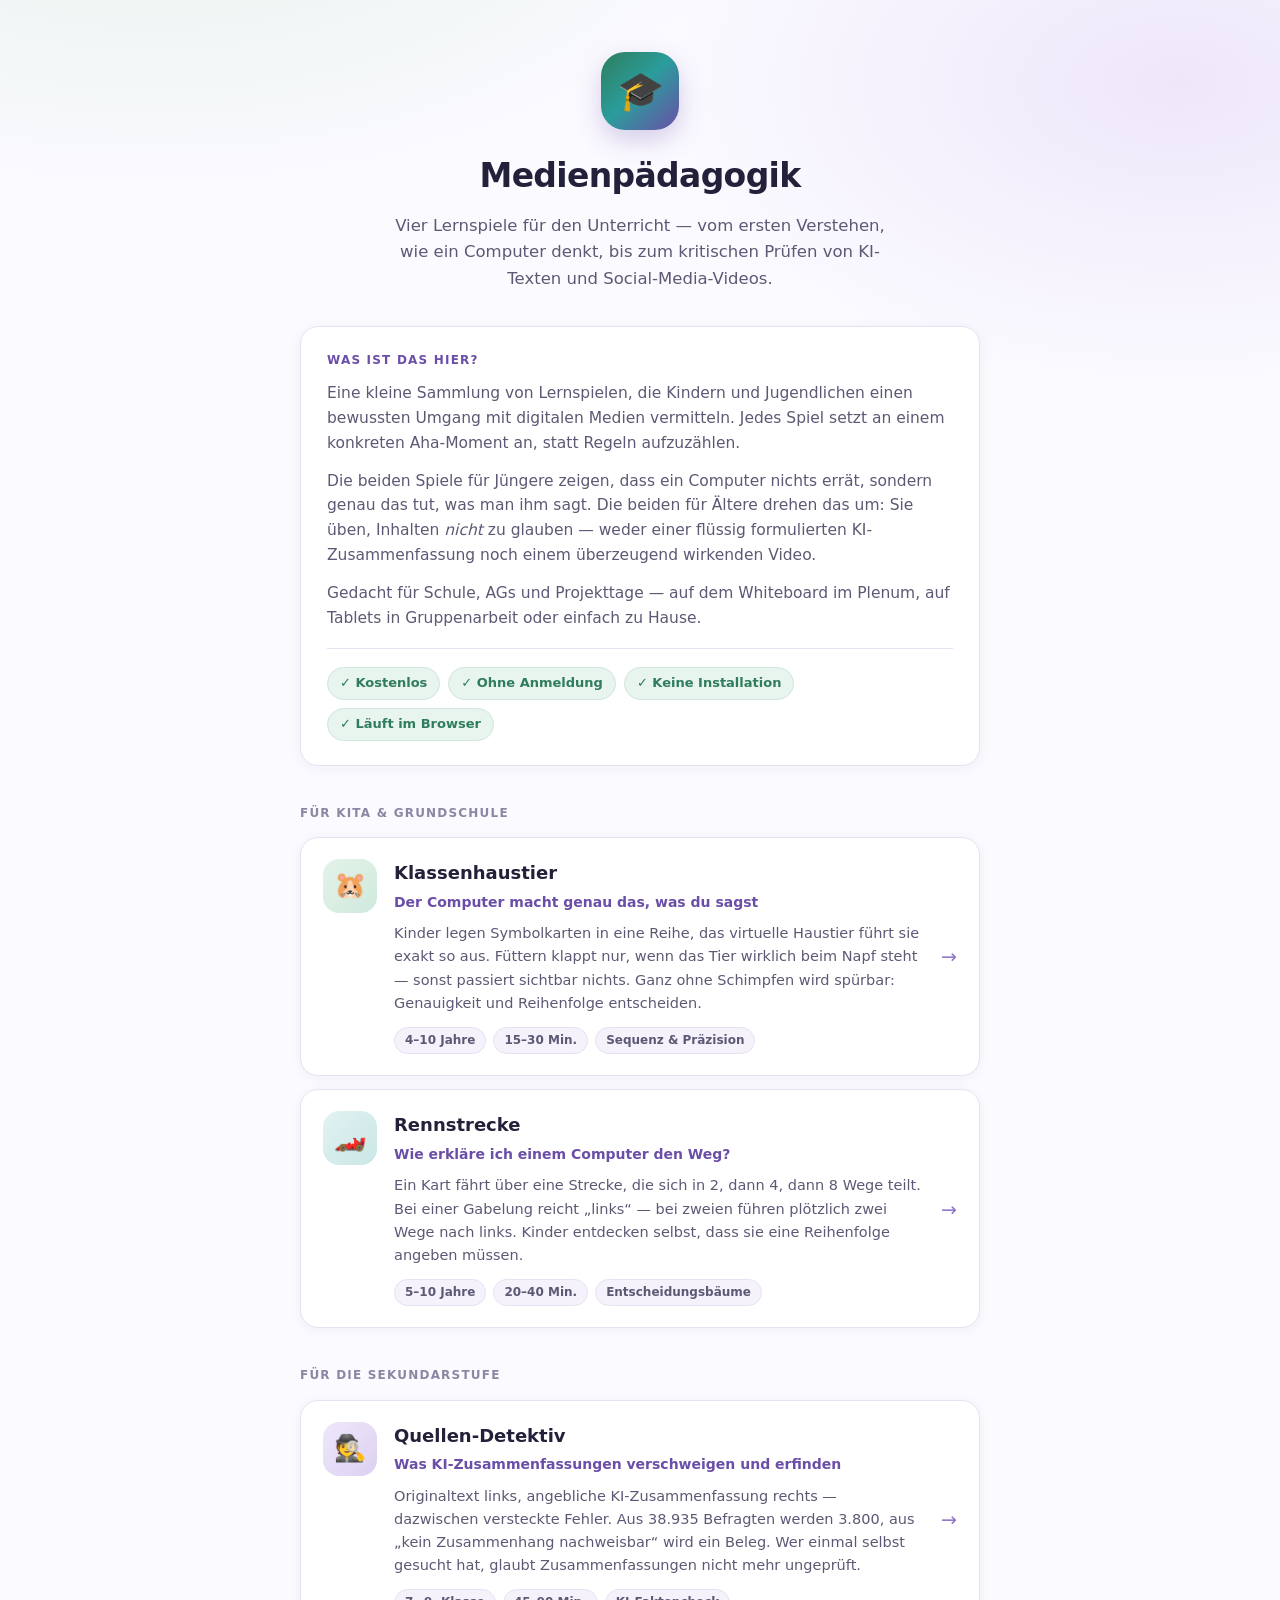
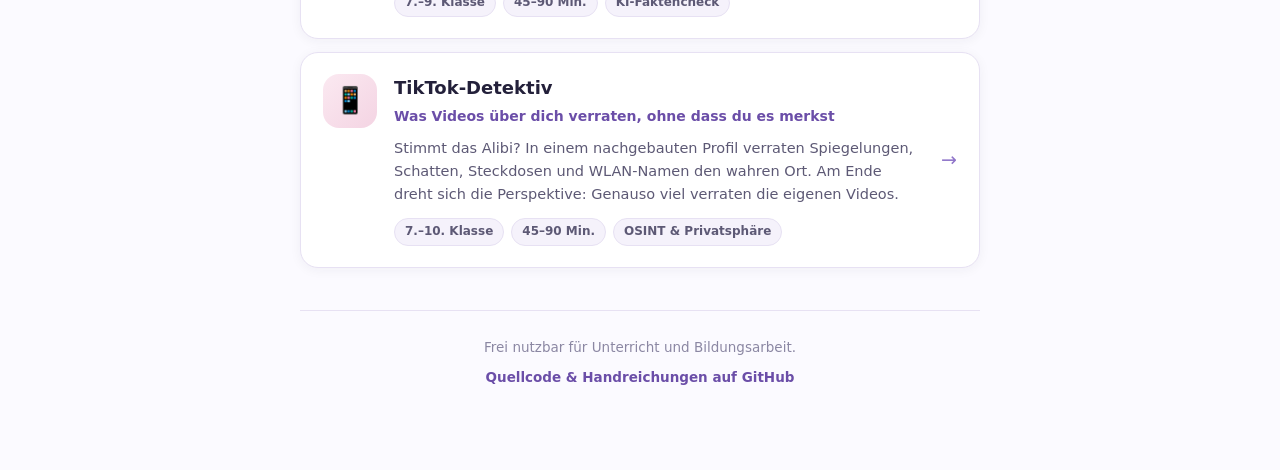
<file: index.html>
<!DOCTYPE html>
<html lang="de">
<head>
<meta charset="UTF-8">
<meta name="viewport" content="width=device-width, initial-scale=1">
<title>Medienpädagogik — Lernspiele für den Unterricht</title>
<meta name="description" content="Vier kostenlose Lernspiele für den Unterricht: von den ersten Schritten im Computerdenken bis zum Faktencheck von KI-Texten und Social-Media-Videos. Ohne Anmeldung, direkt im Browser.">

<meta property="og:type" content="website">
<meta property="og:title" content="Medienpädagogik — Lernspiele für den Unterricht">
<meta property="og:description" content="Vier kostenlose Lernspiele: Computerdenken, KI-Faktencheck und digitale Spurensuche. Ohne Anmeldung, direkt im Browser.">
<meta property="og:url" content="https://dariusbaktus.github.io/medienpaedagogik/">
<meta name="twitter:card" content="summary">
<link rel="icon" href="data:image/svg+xml,<svg xmlns='http://www.w3.org/2000/svg' viewBox='0 0 100 100'><text y='.9em' font-size='90'>🎓</text></svg>">

<style>
  :root {
    --gruen: #2f7d5d;
    --gruen-hell: #47a67d;
    --lila: #6b4ea8;
    --lila-hell: #8f74c9;
    --teal: #2a9d9c;
    --gelb: #e0ad3c;
    --beere: #b5527f;
    --tinte: #23203a;
    --grau: #5d5975;
    --grau-hell: #8b87a3;
    --papier: #ffffff;
    --sanft: #f5f2fb;
    --rand: #e7e1f3;
  }

  * { box-sizing: border-box; }

  body {
    margin: 0;
    font-family: system-ui, -apple-system, "Segoe UI", Roboto, "Helvetica Neue", sans-serif;
    color: var(--tinte);
    background:
      radial-gradient(1100px 620px at 12% -8%, #e4f2ea 0%, transparent 58%),
      radial-gradient(950px 560px at 92% 4%, #eee7fa 0%, transparent 55%),
      #fbfaff;
    line-height: 1.6;
    -webkit-font-smoothing: antialiased;
  }

  .huelle { max-width: 720px; margin: 0 auto; padding: 52px 20px 72px; }

  /* ---------- Kopf ---------- */
  header { text-align: center; margin-bottom: 34px; }

  .abzeichen {
    width: 78px; height: 78px; margin: 0 auto 20px;
    display: flex; align-items: center; justify-content: center;
    font-size: 38px; border-radius: 24px;
    background: linear-gradient(135deg, var(--gruen) 0%, var(--teal) 48%, var(--lila) 100%);
    box-shadow: 0 10px 26px rgba(107, 78, 168, .26);
  }

  h1 { margin: 0 0 10px; font-size: 33px; font-weight: 700; letter-spacing: -.02em; }

  .unterzeile {
    margin: 0 auto; max-width: 520px; font-size: 16.5px; color: var(--grau);
  }

  /* ---------- Erklärkasten ---------- */
  .erklaerung {
    background: var(--papier);
    border: 1px solid var(--rand);
    border-radius: 18px;
    padding: 24px 26px;
    margin: 30px 0 14px;
    box-shadow: 0 2px 14px rgba(35, 32, 58, .05);
  }

  .erklaerung h2 {
    margin: 0 0 11px; font-size: 12px; font-weight: 700;
    letter-spacing: .1em; text-transform: uppercase; color: var(--lila);
  }

  .erklaerung p { margin: 0 0 13px; font-size: 15.5px; color: var(--grau); }
  .erklaerung p:last-of-type { margin-bottom: 0; }

  .merkmale {
    display: flex; flex-wrap: wrap; gap: 8px;
    margin-top: 18px; padding-top: 18px; border-top: 1px solid var(--rand);
  }

  .merkmale span {
    font-size: 13px; font-weight: 600; color: var(--gruen);
    background: #e8f4ee; border: 1px solid #cfe7dc;
    padding: 5px 12px; border-radius: 999px;
  }

  /* ---------- Abschnittstitel ---------- */
  .abschnitt {
    margin: 38px 0 14px; font-size: 12px; font-weight: 700;
    letter-spacing: .1em; text-transform: uppercase; color: var(--grau-hell);
  }

  /* ---------- Spielkarten ---------- */
  .spiel {
    display: flex; gap: 17px; align-items: flex-start;
    background: var(--papier);
    border: 1px solid var(--rand);
    border-radius: 18px;
    padding: 21px 22px;
    margin-bottom: 13px;
    text-decoration: none; color: inherit;
    box-shadow: 0 2px 12px rgba(35, 32, 58, .05);
    transition: transform .2s ease, box-shadow .2s ease, border-color .2s ease;
    position: relative;
  }

  .spiel:hover {
    transform: translateY(-3px);
    box-shadow: 0 12px 30px rgba(35, 32, 58, .12);
    border-color: var(--lila-hell);
  }

  .spiel:focus-visible { outline: 3px solid var(--gelb); outline-offset: 3px; }

  .symbol {
    flex: 0 0 54px; height: 54px;
    display: flex; align-items: center; justify-content: center;
    font-size: 26px; border-radius: 16px;
  }

  .s-haustier   { background: linear-gradient(135deg, #e4f3ea, #cfe9dd); }
  .s-rennen     { background: linear-gradient(135deg, #e2f2f2, #c9e7e6); }
  .s-quellen    { background: linear-gradient(135deg, #eee8fa, #ddd0f2); }
  .s-tiktok     { background: linear-gradient(135deg, #fbe9f1, #f4d4e3); }

  .inhalt { flex: 1; min-width: 0; }

  .inhalt h3 { margin: 0 0 3px; font-size: 18px; font-weight: 700; }

  .kurz { margin: 0 0 9px; font-size: 14px; font-weight: 600; color: var(--lila); }

  .inhalt p.text { margin: 0 0 12px; font-size: 14.5px; color: var(--grau); }

  .marken { display: flex; flex-wrap: wrap; gap: 7px; }

  .marken span {
    font-size: 12px; font-weight: 600; color: var(--grau);
    background: var(--sanft); border: 1px solid var(--rand);
    padding: 3px 10px; border-radius: 999px;
  }

  .pfeil { flex: 0 0 auto; align-self: center; font-size: 19px; color: var(--lila-hell); }

  /* ---------- Fuß ---------- */
  footer {
    margin-top: 42px; padding-top: 26px;
    border-top: 1px solid var(--rand);
    text-align: center; font-size: 13.5px; color: var(--grau-hell);
  }

  footer p { margin: 0 0 9px; }
  footer a { color: var(--lila); font-weight: 600; text-decoration: none; }
  footer a:hover { text-decoration: underline; }

  @media (max-width: 560px) {
    .huelle { padding: 38px 15px 56px; }
    h1 { font-size: 27px; }
    .spiel { padding: 18px; gap: 14px; }
    .symbol { flex-basis: 46px; height: 46px; font-size: 22px; }
    .pfeil { display: none; }
    .erklaerung { padding: 20px; }
  }

  @media (prefers-reduced-motion: reduce) {
    .spiel { transition: none; }
    .spiel:hover { transform: none; }
  }
</style>
</head>
<body>

<div class="huelle">

  <header>
    <div class="abzeichen" aria-hidden="true">🎓</div>
    <h1>Medienpädagogik</h1>
    <p class="unterzeile">
      Vier Lernspiele für den Unterricht — vom ersten Verstehen, wie ein Computer denkt,
      bis zum kritischen Prüfen von KI-Texten und Social-Media-Videos.
    </p>
  </header>

  <section class="erklaerung">
    <h2>Was ist das hier?</h2>
    <p>
      Eine kleine Sammlung von Lernspielen, die Kindern und Jugendlichen einen bewussten
      Umgang mit digitalen Medien vermitteln. Jedes Spiel setzt an einem konkreten
      Aha-Moment an, statt Regeln aufzuzählen.
    </p>
    <p>
      Die beiden Spiele für Jüngere zeigen, dass ein Computer nichts errät, sondern
      genau das tut, was man ihm sagt. Die beiden für Ältere drehen das um: Sie üben,
      Inhalten <em>nicht</em> zu glauben — weder einer flüssig formulierten
      KI-Zusammenfassung noch einem überzeugend wirkenden Video.
    </p>
    <p>
      Gedacht für Schule, AGs und Projekttage — auf dem Whiteboard im Plenum,
      auf Tablets in Gruppenarbeit oder einfach zu Hause.
    </p>
    <div class="merkmale">
      <span>✓ Kostenlos</span>
      <span>✓ Ohne Anmeldung</span>
      <span>✓ Keine Installation</span>
      <span>✓ Läuft im Browser</span>
    </div>
  </section>

  <p class="abschnitt">Für Kita &amp; Grundschule</p>

  <a class="spiel" href="https://dariusbaktus.github.io/klassenhaustier/">
    <div class="symbol s-haustier" aria-hidden="true">🐹</div>
    <div class="inhalt">
      <h3>Klassenhaustier</h3>
      <p class="kurz">Der Computer macht genau das, was du sagst</p>
      <p class="text">
        Kinder legen Symbolkarten in eine Reihe, das virtuelle Haustier führt sie exakt so aus.
        Füttern klappt nur, wenn das Tier wirklich beim Napf steht — sonst passiert sichtbar
        nichts. Ganz ohne Schimpfen wird spürbar: Genauigkeit und Reihenfolge entscheiden.
      </p>
      <div class="marken"><span>4–10 Jahre</span><span>15–30 Min.</span><span>Sequenz &amp; Präzision</span></div>
    </div>
    <div class="pfeil" aria-hidden="true">→</div>
  </a>

  <a class="spiel" href="Rennstrecke/">
    <div class="symbol s-rennen" aria-hidden="true">🏎️</div>
    <div class="inhalt">
      <h3>Rennstrecke</h3>
      <p class="kurz">Wie erkläre ich einem Computer den Weg?</p>
      <p class="text">
        Ein Kart fährt über eine Strecke, die sich in 2, dann 4, dann 8 Wege teilt. Bei einer
        Gabelung reicht „links“ — bei zweien führen plötzlich zwei Wege nach links. Kinder
        entdecken selbst, dass sie eine Reihenfolge angeben müssen.
      </p>
      <div class="marken"><span>5–10 Jahre</span><span>20–40 Min.</span><span>Entscheidungsbäume</span></div>
    </div>
    <div class="pfeil" aria-hidden="true">→</div>
  </a>

  <p class="abschnitt">Für die Sekundarstufe</p>

  <a class="spiel" href="quellen-detektiv/">
    <div class="symbol s-quellen" aria-hidden="true">🕵️</div>
    <div class="inhalt">
      <h3>Quellen-Detektiv</h3>
      <p class="kurz">Was KI-Zusammenfassungen verschweigen und erfinden</p>
      <p class="text">
        Originaltext links, angebliche KI-Zusammenfassung rechts — dazwischen versteckte Fehler.
        Aus 38.935 Befragten werden 3.800, aus „kein Zusammenhang nachweisbar“ wird ein Beleg.
        Wer einmal selbst gesucht hat, glaubt Zusammenfassungen nicht mehr ungeprüft.
      </p>
      <div class="marken"><span>7.–9. Klasse</span><span>45–90 Min.</span><span>KI-Faktencheck</span></div>
    </div>
    <div class="pfeil" aria-hidden="true">→</div>
  </a>

  <a class="spiel" href="tiktok-detektiv/">
    <div class="symbol s-tiktok" aria-hidden="true">📱</div>
    <div class="inhalt">
      <h3>TikTok-Detektiv</h3>
      <p class="kurz">Was Videos über dich verraten, ohne dass du es merkst</p>
      <p class="text">
        Stimmt das Alibi? In einem nachgebauten Profil verraten Spiegelungen, Schatten,
        Steckdosen und WLAN-Namen den wahren Ort. Am Ende dreht sich die Perspektive:
        Genauso viel verraten die eigenen Videos.
      </p>
      <div class="marken"><span>7.–10. Klasse</span><span>45–90 Min.</span><span>OSINT &amp; Privatsphäre</span></div>
    </div>
    <div class="pfeil" aria-hidden="true">→</div>
  </a>

  <footer>
    <p>Frei nutzbar für Unterricht und Bildungsarbeit.</p>
    <p><a href="https://github.com/Dariusbaktus/medienpaedagogik">Quellcode &amp; Handreichungen auf GitHub</a></p>
  </footer>

</div>

</body>
</html>
</file>
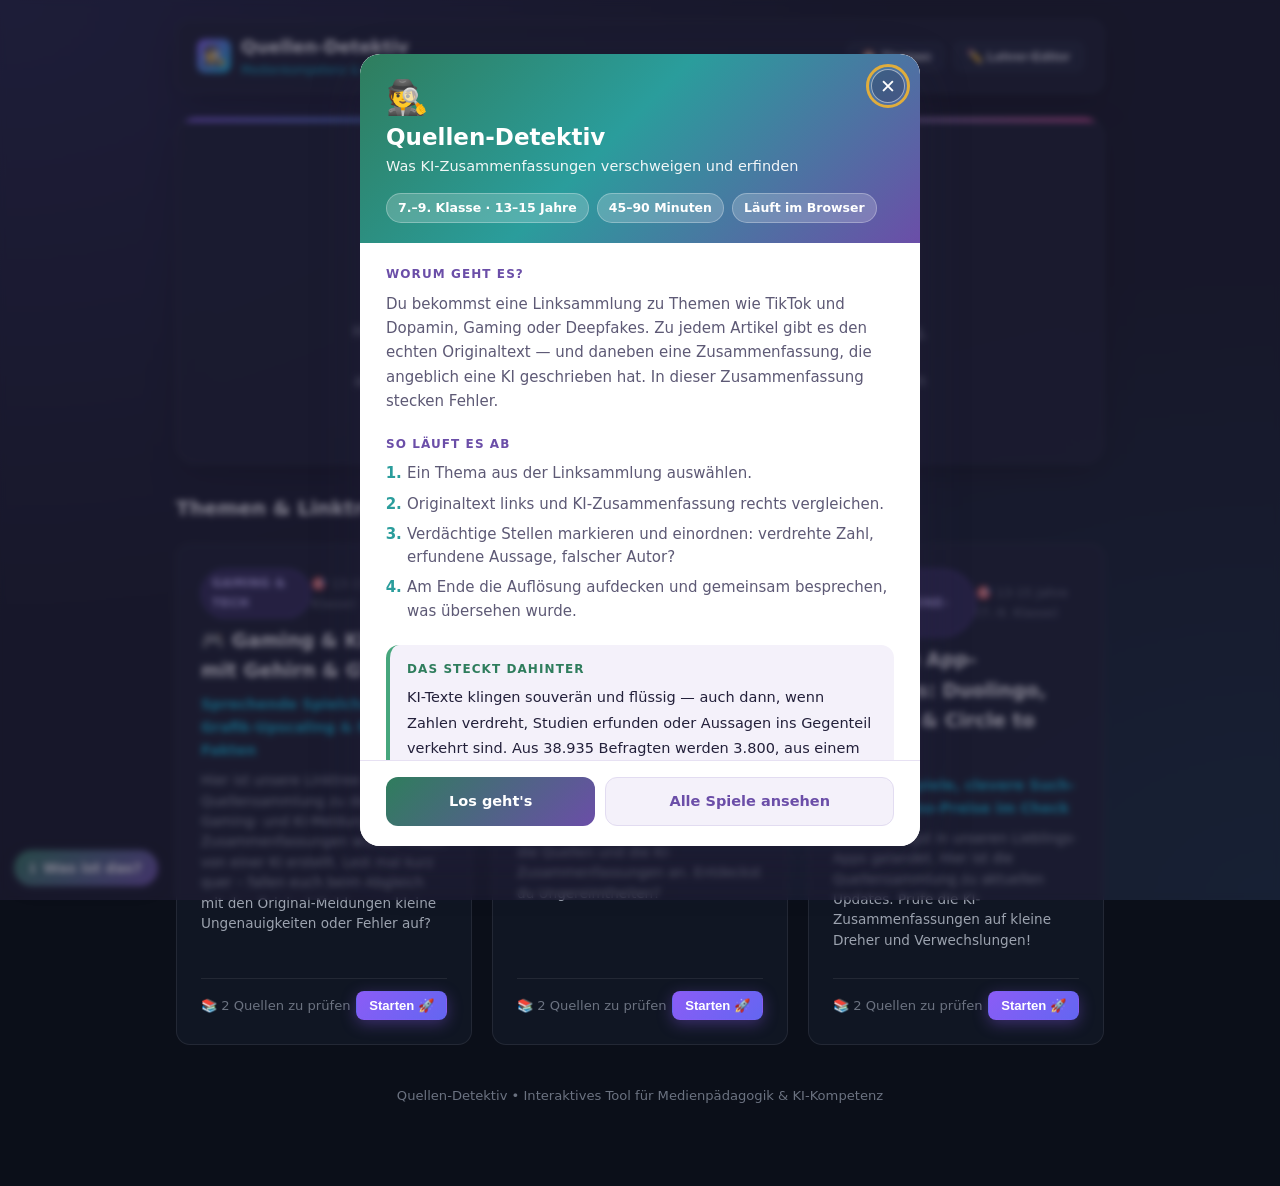
<file: quellen-detektiv/index.html>
<!DOCTYPE html>
<html lang="de">
<head>
  <meta charset="UTF-8">
  <meta name="viewport" content="width=device-width, initial-scale=1.0">
  <title>KI-Quellen-Detektiv & FactCheck Linktree</title>
  <link rel="stylesheet" href="css/style.css">
</head>
<body>

  <div class="app-container">
    <!-- Top Navigation -->
    <header class="top-navbar">
      <div class="brand-badge" id="nav-brand" title="Zurück zur Themenauswahl">
        <div class="icon-logo">🕵️‍♂️</div>
        <div>
          <span>Quellen-Detektiv</span>
          <span style="font-size: 0.72rem; display: block; color: var(--accent-cyan); font-weight: 500;">Medienkompetenz & KI-Check</span>
        </div>
      </div>

      <nav class="nav-actions">
        <button class="btn btn-secondary btn-sm" id="btn-nav-home">🏠 Themen</button>
        <button class="btn btn-secondary btn-sm" id="btn-nav-editor">✏️ Lehrer-Editor</button>
        <button class="btn btn-primary btn-sm" id="btn-nav-report" style="display: none;">📋 Auswertung (<span id="nav-findings-count">0</span>)</button>
      </nav>
    </header>

    <!-- SECTION 1: THEMENAUSWAHL (HOME) -->
    <main id="view-home" class="view-section active">
      <div class="linktree-card">
        <div class="linktree-avatar">🔗</div>
        <h1 class="linktree-title">Trending Tech, Gaming & AI-News</h1>
        <p class="linktree-subtitle">Digitale Quellensammlung für den Unterricht (7.–9. Klasse)</p>
        <p class="linktree-desc">
          Hier findest du aktuelle News-Artikel und Linktrees zu Themen wie Gaming, Video-KIs und Smartphone-Apps.
          Die Kurzzusammenfassungen wurden automatisch von einer KI erstellt. Schau mal rein – vielleicht fallen dir beim Überfliegen der Originaltexte ja noch kleine Ungenauigkeiten auf!
        </p>
      </div>

      <h2 style="font-size: 1.25rem; font-weight: 700; margin-bottom: 12px; color: #fff;">Themen & Linktree-Kollektionen:</h2>
      <div class="scenario-grid" id="scenario-list">
        <!-- Dynamically rendered scenarios -->
      </div>
    </main>

    <!-- SECTION 2: LINKTREE VIEW (SCHÜLER-HAUPTANSICHT) -->
    <section id="view-linktree" class="view-section">
      <div class="linktree-card" id="current-scenario-header">
        <div class="linktree-avatar" id="scenario-avatar">📱</div>
        <div class="badge badge-purple" id="scenario-category-badge" style="margin-bottom: 10px;">Kategorie</div>
        <h1 class="linktree-title" id="scenario-title">Thema Titel</h1>
        <p class="linktree-subtitle" id="scenario-subtitle">Untertitel</p>
        <p class="linktree-desc" id="scenario-desc">Beschreibung</p>

        <div class="detektiv-stats-bar">
          <span>📖 Quellensammlung mit KI-Zusammenfassungen</span>
          <span>•</span>
          <span style="color: var(--accent-amber);">Notierte Auffälligkeiten: <strong id="linktree-total-findings">0</strong></span>
        </div>
      </div>

      <div style="display: flex; justify-content: space-between; align-items: center; margin-bottom: 16px;">
        <h2 style="font-size: 1.15rem; font-weight: 700; color: #fff;">Quellen & News-Links:</h2>
        <button class="btn btn-success" id="btn-finish-challenge">📋 Übersicht & Fakten-Check ansehen</button>
      </div>

      <div class="source-tree" id="source-tree-container">
        <!-- Dynamically rendered source links -->
      </div>
    </section>

    <!-- SECTION 3: REPORT / REFLEXION VIEW -->
    <section id="view-report" class="view-section">
      <div class="report-card">
        <div style="display: flex; justify-content: space-between; align-items: flex-start; gap: 16px; flex-wrap: wrap;">
          <div>
            <div class="badge badge-green" style="margin-bottom: 8px;">Faktencheck Protokoll</div>
            <h1 style="font-size: 1.6rem; font-weight: 800; color: #fff;" id="report-title">Detektiv-Auswertung</h1>
            <p style="color: var(--text-muted);" id="report-subtitle">Ergebnisse deines Quellenabgleichs</p>
          </div>
          <div style="display: flex; gap: 10px;">
            <button class="btn btn-secondary btn-sm" id="btn-print-report" onclick="window.print()">🖨️ Drucken / PDF</button>
            <button class="btn btn-secondary btn-sm" id="btn-back-to-tree">🔙 Zurück zum Linktree</button>
          </div>
        </div>

        <hr style="border: none; border-top: 1px solid var(--border-color); margin: 20px 0;">

        <div style="background: var(--bg-subtle); padding: 18px; border-radius: var(--radius-md); border: 1px solid var(--border-color); margin-bottom: 24px;">
          <h3 style="font-size: 1.1rem; margin-bottom: 8px; color: var(--accent-cyan);">📊 Deine Funde im Überblick</h3>
          <p id="report-summary-text" style="color: var(--text-muted); font-size: 0.95rem;">Du hast insgesamt X Fehler markiert.</p>
          <div id="report-findings-list" class="findings-feed" style="margin-top: 14px;">
            <!-- Findings rendered here -->
          </div>
        </div>

        <!-- Auflösungs-Bereich (Musterlösung / KI-Realität) -->
        <div class="reveal-box">
          <div style="display: flex; justify-content: space-between; align-items: center; flex-wrap: wrap; gap: 10px;">
            <div>
              <h3 style="font-size: 1.15rem; font-weight: 700; color: #fff;">🔍 Der Abgleich: Was hat die KI wirklich getan?</h3>
              <p style="font-size: 0.88rem; color: var(--text-muted);">Decke auf, welche Fehler und Halluzinationen in den KI-Texten versteckt waren.</p>
            </div>
            <button class="btn btn-primary" id="btn-toggle-reveal">👁️ Auflösung aufdecken</button>
          </div>

          <div id="reveal-content" style="display: none; margin-top: 20px;">
            <div id="reveal-sources-list">
              <!-- Known errors rendered dynamically -->
            </div>
          </div>
        </div>

        <!-- Pädagogische Reflexionsfragen -->
        <div style="margin-top: 28px; background: rgba(139, 92, 246, 0.08); border: 1px solid rgba(139, 92, 246, 0.3); border-radius: var(--radius-md); padding: 20px;">
          <h3 style="font-size: 1.1rem; color: #c4b5fd; margin-bottom: 12px;">🧠 Fragen für die Klassendiskussion:</h3>
          <ul style="padding-left: 20px; font-size: 0.92rem; color: #e5e7eb; display: flex; flex-direction: column; gap: 8px;">
            <li><strong>Der Überzeugungs-Effekt:</strong> Warum klingen KI-Zusammenfassungen oft so glaubwürdig, selbst wenn sie komplett erfundene Zahlen enthalten?</li>
            <li><strong>Erfundene Quellen:</strong> Wie können wir überprüfen, ob ein genannter Autor oder eine zitierte Studie überhaupt existiert?</li>
            <li><strong>Goldene Regel:</strong> Worauf wirst du in Zukunft achten, wenn du ChatGPT oder andere KIs für Schulreferate verwendest?</li>
          </ul>
        </div>
      </div>
    </section>

    <!-- SECTION 4: LEHRER EDITOR VIEW -->
    <section id="view-editor" class="view-section">
      <div class="linktree-card">
        <div class="linktree-avatar">⚙️</div>
        <h1 class="linktree-title">Lehrer-Editor & Szenario-Verwaltung</h1>
        <p class="linktree-subtitle">Eigene Themen & Linktree-Aufgaben für den Unterricht erstellen</p>
        <p class="linktree-desc">Erstelle eigene Quellenlisten mit absichtlich fehlerhaften oder echten KI-Zusammenfassungen für deine Klasse.</p>
      </div>

      <div class="report-card">
        <h2 style="font-size: 1.2rem; font-weight: 700; margin-bottom: 16px; color: #fff;">Neues Thema / Linktree anlegen</h2>

        <form id="editor-form">
          <div class="form-group">
            <label class="form-label">Thema / Titel</label>
            <input type="text" class="form-control" id="ed-title" placeholder="z.B. 🌍 Klimawandel & Energiewende im Faktencheck" required>
          </div>

          <div class="form-group">
            <label class="form-label">Untertitel / Fragestellung</label>
            <input type="text" class="form-control" id="ed-subtitle" placeholder="z.B. Was stimmt wirklich bei E-Fuels und Windkraft?" required>
          </div>

          <div class="form-group">
            <label class="form-label">Kategorie / Fach</label>
            <input type="text" class="form-control" id="ed-category" placeholder="z.B. Naturwissenschaften / Medienkunde" required>
          </div>

          <div class="form-group">
            <label class="form-label">Beschreibung / Arbeitsauftrag</label>
            <textarea class="form-control" id="ed-desc" placeholder="Auftrag an die Schülerinnen und Schüler..."></textarea>
          </div>

          <hr style="border: none; border-top: 1px solid var(--border-color); margin: 24px 0;">

          <h3 style="font-size: 1.1rem; color: #fff; margin-bottom: 12px;">Quellen für diesen Linktree:</h3>
          <div id="ed-sources-container" style="display: flex; flex-direction: column; gap: 20px;">
            <!-- Source items for editing -->
          </div>

          <div style="margin-top: 16px;">
            <button type="button" class="btn btn-secondary btn-sm" id="btn-add-source-field">➕ Weitere Quelle hinzufügen</button>
          </div>

          <div style="margin-top: 30px; display: flex; gap: 12px; flex-wrap: wrap;">
            <button type="submit" class="btn btn-primary">💾 Szenario speichern & bereitstellen</button>
            <button type="button" class="btn btn-secondary" id="btn-export-json">📤 Als JSON exportieren</button>
            <button type="button" class="btn btn-secondary" id="btn-import-json">📥 JSON importieren</button>
          </div>
        </form>
      </div>
    </section>

    <!-- INSPECTOR MODAL (SIDE-BY-SIDE QUELLEN-ABGLEICH) -->
    <div class="modal-overlay" id="inspector-modal">
      <div class="inspector-modal">
        <div class="inspector-header">
          <div>
            <span class="badge badge-cyan" id="modal-badge">Studie</span>
            <h2 style="font-size: 1.15rem; font-weight: 700; color: #fff; margin-top: 4px;" id="modal-source-title">Quellentitel</h2>
          </div>
          <button class="btn btn-secondary btn-sm" id="btn-close-inspector">✖ Schließen</button>
        </div>

        <div class="inspector-body">
          <!-- Linke Seite: Originaltext -->
          <div class="doc-pane">
            <div class="doc-pane-header">
              <span class="doc-pane-title">📄 Originalquelle (Echter Text)</span>
              <div style="display: flex; gap: 6px; align-items: center;">
                <button class="btn btn-secondary btn-sm btn-tts" id="btn-tts-original" title="Originaltext vorlesen">🔊 Vorlesen</button>
                <a href="#" target="_blank" rel="noopener noreferrer" class="btn btn-secondary btn-sm" id="modal-external-link">🌐 Webseite</a>
              </div>
            </div>
            <div class="doc-text" id="modal-original-text">
              Lade Originaltext...
            </div>
          </div>

          <!-- Rechte Seite: KI-Zusammenfassung mit Markierungs-Tool -->
          <div class="doc-pane">
            <div class="doc-pane-header">
              <span class="doc-pane-title" style="color: #c4b5fd;">🤖 KI-Zusammenfassung</span>
              <div style="display: flex; gap: 6px; align-items: center;">
                <button class="btn btn-secondary btn-sm btn-tts" id="btn-tts-ai" title="KI-Zusammenfassung vorlesen">🔊 Vorlesen</button>
                <span class="badge badge-amber" id="modal-finding-badge">0 Funde</span>
              </div>
            </div>

            <p style="font-size: 0.8rem; color: var(--text-dim); margin-bottom: 6px;">
              💡 <strong>Tipp:</strong> Markiere verdächtigen Text mit der Maus/dem Finger, um einen Fehler einzutragen.
            </p>

            <div class="ai-text-container">
              <div class="doc-text" id="modal-ai-text">
                Lade KI-Text...
              </div>

              <!-- Selection Bubble -->
              <div class="selection-action-bubble" id="selection-bubble">
                ⚠️ Fehler markieren
              </div>
            </div>

            <!-- Liste der bisherigen Funde für diese Quelle -->
            <div style="margin-top: 14px;">
              <h4 style="font-size: 0.88rem; font-weight: 700; color: #fff;">Deine markierten Unstimmigkeiten:</h4>
              <div class="findings-feed" id="modal-findings-list">
                <!-- Findings dynamically added -->
              </div>
            </div>
          </div>
        </div>
      </div>
    </div>

    <!-- POPUP MODAL: FEHLER LOGGEN -->
    <div class="modal-overlay" id="finding-form-modal" style="z-index: 1100;">
      <div style="background: var(--bg-card); border: 1px solid var(--accent-purple); border-radius: var(--radius-md); max-width: 480px; width: 100%; padding: 24px; box-shadow: var(--shadow-card);">
        <h3 style="font-size: 1.15rem; font-weight: 700; color: #fff; margin-bottom: 12px;">🚨 Unstimmigkeit melden</h3>
        
        <div style="margin-bottom: 14px; background: rgba(0,0,0,0.3); padding: 10px; border-radius: var(--radius-sm); border-left: 3px solid var(--accent-amber);">
          <div style="font-size: 0.75rem; color: var(--text-dim);">Markierte Textstelle:</div>
          <div style="font-size: 0.88rem; font-style: italic; color: #fde68a;" id="popover-quote">...</div>
        </div>

        <form id="finding-form">
          <div class="form-group">
            <label class="form-label">Art des Fehlers:</label>
            <select class="form-control" id="popover-type" required>
              <option value="🔢 Zahlen verdreht / Falsche Statistik">🔢 Zahlen verdreht / Falsche Statistik</option>
              <option value="🤥 Frei erfunden / KI-Halluzination">🤥 Frei erfunden / KI-Halluzination</option>
              <option value="🔄 Aussage ins Gegenteil verkehrt">🔄 Aussage ins Gegenteil verkehrt</option>
              <option value="🏷️ Falsche Quelle / Falscher Autor">🏷️ Falsche Quelle / Falscher Autor</option>
              <option value="📅 Veraltet / Falsches Datum">📅 Veraltet / Falsches Datum</option>
              <option value="❓ Sonstiger Fehler">❓ Sonstiger Fehler</option>
            </select>
          </div>

          <div class="form-group">
            <label class="form-label">Deine Begründung (Was steht wirklich im Original?):</label>
            <textarea class="form-control" id="popover-note" placeholder="z.B. Im Original steht 1,5 Stunden, die KI behauptet aber 4 Stunden..." required></textarea>
          </div>

          <div style="display: flex; justify-content: flex-end; gap: 10px;">
            <button type="button" class="btn btn-secondary btn-sm" id="btn-cancel-finding">Abbrechen</button>
            <button type="submit" class="btn btn-primary btn-sm">💾 Speichern</button>
          </div>
        </form>
      </div>
    </div>

    <!-- Footer -->
    <footer class="app-footer">
      <p>Quellen-Detektiv • Interaktives Tool für Medienpädagogik & KI-Kompetenz</p>
    </footer>
  </div>

  <script src="js/scenarios.js"></script>
  <script src="js/detector.js"></script>
  <script src="js/editor.js"></script>
  <script src="js/app.js"></script>
  <!-- Info-Reiter: erklaert das Spiel beim ersten Aufruf -->
  <script src="js/info-overlay.js"></script>
</body>
</html>
</file>
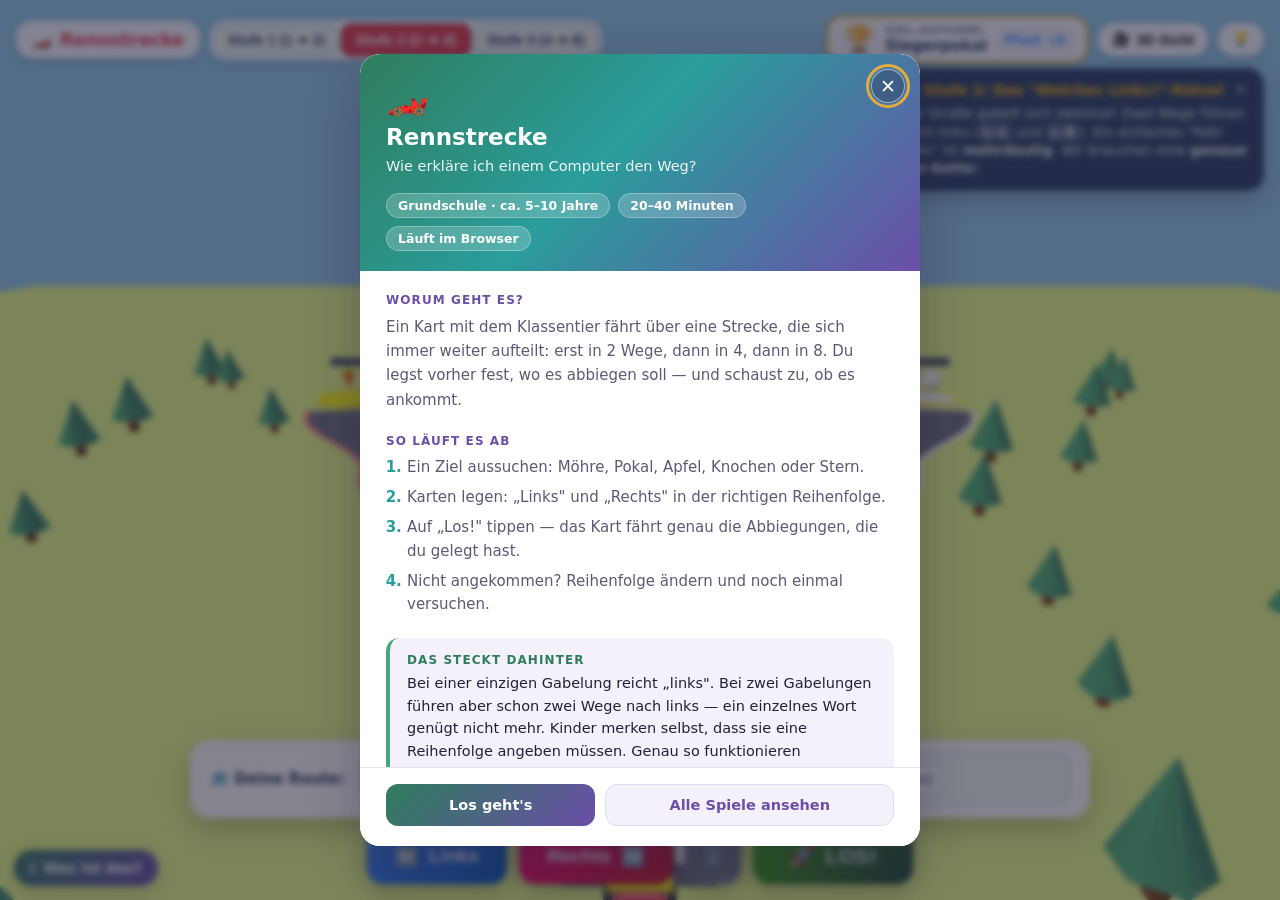
<file: Rennstrecke/index.html>
<!DOCTYPE html>
<html lang="de">
<head>
  <meta charset="UTF-8">
  <meta name="viewport" content="width=device-width, initial-scale=1.0, maximum-scale=1.0, user-scalable=no">
  <title>Rennstrecke - Klassentier Kart (Medienpädagogik)</title>
  <link rel="stylesheet" href="css/style.css?v=3">
  <!-- Local Three.js r128 for 100% offline & reliable loading -->
  <script src="js/three.min.js"></script>
</head>
<body>

  <!-- Direct WebGL Canvas Element -->
  <canvas id="webgl-canvas"></canvas>

  <!-- HUD & Overlay Controls -->
  <div id="ui-overlay">
    
    <!-- Top Header & Level Bar -->
    <header class="top-bar">
      <div class="top-bar-left">
        <div class="app-title-card interactive">
          <span>🏎️</span>
          <h1>Rennstrecke</h1>
        </div>

        <div class="level-selector interactive">
          <button class="level-btn" data-level="1">Stufe 1 (1 ➔ 2)</button>
          <button class="level-btn active" data-level="2">Stufe 2 (2 ➔ 4)</button>
          <button class="level-btn" data-level="3">Stufe 3 (4 ➔ 8)</button>
        </div>
      </div>

      <div class="top-bar-right">
        <!-- Compact Mission Target Banner -->
        <div id="mission-banner" class="mission-card-compact interactive">
          <!-- Dynamically filled by app.js -->
        </div>

        <button id="btn-toggle-camera" class="camera-toggle-btn interactive" title="Kamera wechseln">
          <span>🎥</span>
          <span id="camera-mode-label">3D Sicht</span>
        </button>

        <button id="btn-toggle-info" class="info-toggle-btn interactive" title="Erklärung ein/ausblenden">
          <span>💡</span>
        </button>
      </div>
    </header>

    <!-- Floating Compact Pedagogical Note (Top-Right / Non-blocking) -->
    <aside id="pedagogical-note" class="pedagogical-box-floating interactive">
      <!-- Educational note / puzzle context -->
    </aside>

    <!-- Bottom Controls & Direction Card Bar -->
    <footer class="bottom-controls">
      
      <!-- Sequence Tray -->
      <div class="sequence-tray interactive">
        <div class="tray-label">🗺️ Deine Route:</div>
        <div id="cards-list" class="cards-container">
          <!-- Dynamically populated card chips -->
        </div>
      </div>

      <!-- Action & Direction Buttons -->
      <div id="card-controls-panel" class="action-buttons interactive">
        <button id="btn-add-left" class="btn-card-add btn-left">
          <span>⬅️</span> Links
        </button>
        <button id="btn-add-right" class="btn-card-add btn-right">
          Rechts <span>➡️</span>
        </button>
        <button id="btn-clear-cards" class="btn-card-add btn-clear" title="Karten löschen">
          <span>🗑️</span>
        </button>
        <button id="btn-start-race" class="btn-card-add btn-start">
          <span>🚀</span> LOS!
        </button>
      </div>

    </footer>

  </div>

  <!-- Feedback / Mission Result Modal -->
  <div id="feedback-modal" class="modal-overlay">
    <div class="modal-card">
      <h2 id="modal-title" class="modal-title">Super gemacht!</h2>
      <div id="modal-msg" class="modal-msg"></div>
      <div class="modal-actions">
        <button id="modal-close-btn" class="modal-btn modal-btn-secondary">Nochmal probieren</button>
        <button id="modal-next-btn" class="modal-btn modal-btn-primary">Nächste Mission 🏁</button>
      </div>
    </div>
  </div>

  <!-- Game Scripts -->
  <script src="js/track.js?v=7"></script>
  <script src="js/car.js?v=7"></script>
  <script src="js/app.js?v=7"></script>
  <!-- Info-Reiter: erklaert das Spiel beim ersten Aufruf -->
  <script src="js/info-overlay.js"></script>
</body>
</html>
</file>
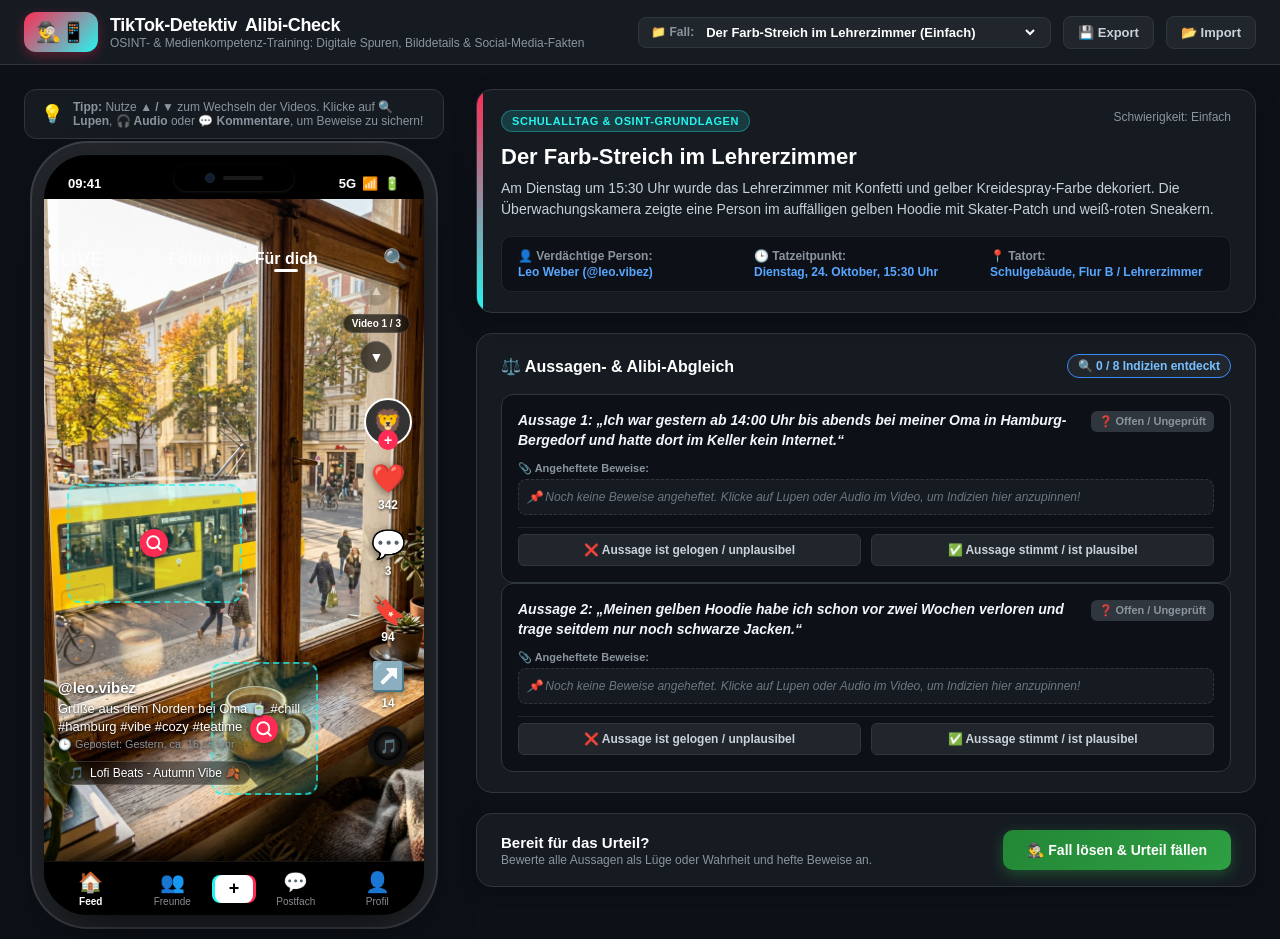
<file: tiktok-detektiv/index.html>
<!DOCTYPE html>
<html lang="de">
<head>
  <meta charset="UTF-8">
  <meta name="viewport" content="width=device-width, initial-scale=1.0">
  <title>TikTok-Detektiv: Alibi-Check | Medienpädagogik</title>
  <link rel="stylesheet" href="css/tiktok-ui.css?v=2.1">
  <link rel="stylesheet" href="css/style.css?v=2.1">
</head>
<body>

  <!-- APP HEADER -->
  <header class="app-header">
    <div class="app-brand">
      <div class="app-logo-badge">🕵️‍♂️📱</div>
      <div class="app-title-group">
        <h1>TikTok-Detektiv <span>Alibi-Check</span></h1>
        <p>OSINT- & Medienkompetenz-Training: Digitale Spuren, Bilddetails & Social-Media-Fakten</p>
      </div>
    </div>

    <div class="header-controls">
      <div class="case-select-wrapper">
        <label for="case-select">📁 Fall:</label>
        <select id="case-select" class="case-dropdown"></select>
      </div>

      <button class="btn-header" id="btn-export-json" title="Aktuellen Fall als JSON herunterladen">
        💾 Export
      </button>

      <button class="btn-header" id="btn-import-json" title="Eigenen Fall aus JSON-Datei laden">
        📂 Import
      </button>
      <input type="file" id="json-file-input" accept=".json" style="display: none;">
    </div>
  </header>

  <!-- MAIN DUAL WORKSPACE -->
  <main class="main-workspace">
    
    <!-- LEFT PANE: SMARTPHONE STAGE (TIKTOK SIMULATION) -->
    <section class="stage-pane">
      <div class="stage-instructions">
        <span>💡</span>
        <div><b>Tipp:</b> Nutze <b>▲ / ▼</b> zum Wechseln der Videos. Klicke auf <b>🔍 Lupen</b>, <b>🎧 Audio</b> oder <b>💬 Kommentare</b>, um Beweise zu sichern!</div>
      </div>

      <!-- Smartphone Mockup Frame -->
      <div class="phone-mockup">
        <!-- Dynamic Island Notch -->
        <div class="phone-notch">
          <div class="notch-camera"></div>
          <div class="notch-speaker"></div>
        </div>

        <!-- Phone Status Bar -->
        <div class="phone-status-bar">
          <span>09:41</span>
          <div class="phone-status-icons">
            <span>5G</span>
            <span>📶</span>
            <span>🔋</span>
          </div>
        </div>

        <!-- Phone Screen Viewport -->
        <div class="phone-viewport">

          <!-- 1. FEED SCREEN VIEW -->
          <div class="tt-screen active" id="tt-screen-feed">
            <!-- Feed Top Bar -->
            <div class="tt-top-bar">
              <span class="tt-top-icon">LIVE</span>
              <div class="tt-top-tabs">
                <span class="tt-top-tab">Folge ich</span>
                <span class="tt-top-tab active">Für dich</span>
              </div>
              <span class="tt-top-icon">🔍</span>
            </div>

            <!-- Video Navigation Overlay (Up / Down chevrons & counter) -->
            <div class="tt-feed-nav-overlay">
              <button class="tt-nav-chevron" id="feed-prev-btn" title="Vorheriges Video (Pfeil nach oben)">▲</button>
              <div class="tt-video-counter-badge" id="feed-video-counter">Video 1 / 3</div>
              <button class="tt-nav-chevron" id="feed-next-btn" title="Nächstes Video (Pfeil nach unten)">▼</button>
            </div>

            <!-- Video Container / Canvas Stage -->
            <div class="tt-video-container" id="video-canvas-container">
              <!-- High-res photo & interactive hotspots injected here -->
            </div>

            <!-- Right Sidebar Actions -->
            <div class="tt-sidebar-actions">
              <div class="tt-avatar-btn" id="feed-avatar-btn" title="Zum Profil">
                <span id="feed-avatar-emoji">👤</span>
                <div class="tt-avatar-add">+</div>
              </div>

              <div class="tt-action-btn" id="feed-like-btn" title="Gefällt mir">
                <div class="tt-action-icon">❤️</div>
                <div class="tt-action-count" id="feed-likes-count">1.2K</div>
              </div>

              <div class="tt-action-btn" id="feed-comments-btn" title="Kommentare öffnen">
                <div class="tt-action-icon">💬</div>
                <div class="tt-action-count" id="feed-comments-count">28</div>
              </div>

              <div class="tt-action-btn" title="Lesezeichen">
                <div class="tt-action-icon">🔖</div>
                <div class="tt-action-count">94</div>
              </div>

              <div class="tt-action-btn" title="Teilen">
                <div class="tt-action-icon">↗️</div>
                <div class="tt-action-count" id="feed-shares-count">14</div>
              </div>

              <!-- Spinning Music Disc -->
              <div class="tt-disc" id="feed-disc-btn" title="Tonspur analysieren">
                <div class="tt-disc-inner">🎵</div>
              </div>
            </div>

            <!-- Bottom Video Info Overlay -->
            <div class="tt-bottom-overlay">
              <div class="tt-creator-tag" id="feed-creator-tag">@username</div>
              <div class="tt-caption" id="feed-caption-text">Video Caption #trending</div>
              <div class="tt-audio-pill" id="feed-audio-pill">
                <span>🎵</span>
                <span id="feed-audio-text">Originalton</span>
              </div>
            </div>

            <!-- In-Phone Comments Drawer Modal -->
            <div class="tt-comments-modal" id="comments-modal">
              <div class="tt-comments-header">
                <span>Kommentare & Zeugenaussagen</span>
                <span class="tt-comments-close" id="comments-close-btn">✕</span>
              </div>
              <div class="tt-comments-list" id="comments-list">
                <!-- Comments injected via JS -->
              </div>
            </div>
          </div>

          <!-- 2. PROFILE SCREEN VIEW -->
          <div class="tt-screen" id="tt-screen-profile">
            <div class="tt-profile-screen">
              <div class="tt-profile-header">
                <div class="tt-profile-avatar-wrapper">
                  <div class="tt-profile-avatar" id="profile-avatar-emoji">👤</div>
                </div>
                <div class="tt-profile-name" id="profile-name-text">Creator Name</div>
                <div class="tt-profile-handle" id="profile-handle-text">@creator</div>

                <div class="tt-profile-stats">
                  <div class="tt-stat-box">
                    <span class="tt-stat-val" id="profile-following-val">120</span>
                    <span class="tt-stat-label">Folge ich</span>
                  </div>
                  <div class="tt-stat-box">
                    <span class="tt-stat-val" id="profile-followers-val">3.4K</span>
                    <span class="tt-stat-label">Follower</span>
                  </div>
                  <div class="tt-stat-box">
                    <span class="tt-stat-val" id="profile-likes-val">48K</span>
                    <span class="tt-stat-label">Likes</span>
                  </div>
                </div>

                <div class="tt-profile-bio" id="profile-bio-text">Bio description...</div>

                <div class="tt-profile-actions">
                  <button class="tt-btn-follow">Folgen</button>
                  <button class="tt-btn-icon-sq">✉️</button>
                  <button class="tt-btn-icon-sq">🔗</button>
                </div>
              </div>

              <!-- Profile Video Grid Tabs -->
              <div class="tt-grid-tabs">
                <div class="tt-grid-tab active">▦</div>
                <div class="tt-grid-tab">🔒</div>
                <div class="tt-grid-tab">❤️</div>
              </div>

              <!-- 3-Column Video Thumbnail Grid with real photos -->
              <div class="tt-video-grid" id="profile-video-grid">
                <!-- Video thumbnails injected via JS -->
              </div>
            </div>
          </div>

        </div>

        <!-- Phone Bottom Navigation Bar -->
        <nav class="tt-bottom-nav">
          <div class="tt-nav-item active" id="nav-feed">
            <span class="tt-nav-icon">🏠</span>
            <span>Feed</span>
          </div>
          <div class="tt-nav-item" id="nav-friends">
            <span class="tt-nav-icon">👥</span>
            <span>Freunde</span>
          </div>
          <div class="tt-create-btn">
            <div class="tt-create-btn-bg"></div>
            <span>+</span>
          </div>
          <div class="tt-nav-item" id="nav-inbox">
            <span class="tt-nav-icon">💬</span>
            <span>Postfach</span>
          </div>
          <div class="tt-nav-item" id="nav-profile">
            <span class="tt-nav-icon">👤</span>
            <span>Profil</span>
          </div>
        </nav>
      </div>
    </section>

    <!-- RIGHT PANE: DETECTIVE DESK & CASE BOARD -->
    <section class="desk-pane">
      
      <!-- CASE BRIEFING CARD -->
      <article class="case-card">
        <div class="case-meta-header">
          <span class="case-category-badge" id="case-category-badge">Kategorie</span>
          <span class="case-difficulty" id="case-difficulty-text">Schwierigkeit: Mittel</span>
        </div>
        <h2 class="case-title" id="case-title-text">Fall-Titel</h2>
        <p class="case-summary" id="case-summary-text">Fallbeschreibung...</p>
        
        <div class="case-facts-grid">
          <div class="case-fact-item">
            <span class="case-fact-label">👤 Verdächtige Person:</span>
            <span class="case-fact-val" id="case-suspect-val">-</span>
          </div>
          <div class="case-fact-item">
            <span class="case-fact-label">🕒 Tatzeitpunkt:</span>
            <span class="case-fact-val" id="case-time-val">-</span>
          </div>
          <div class="case-fact-item">
            <span class="case-fact-label">📍 Tatort:</span>
            <span class="case-fact-val" id="case-loc-val">-</span>
          </div>
        </div>
      </article>

      <!-- STATEMENTS & ALIBI CHECK SECTION -->
      <section class="statements-section">
        <div class="section-header">
          <h3 class="section-title">⚖️ Aussagen- & Alibi-Abgleich</h3>
          <span class="clue-counter-badge" id="discovered-clues-badge">🔍 0 / 0 Indizien entdeckt</span>
        </div>

        <div id="statements-container">
          <!-- Statement cards injected dynamically via JS -->
        </div>
      </section>

      <!-- VERDICT SUBMISSION BAR -->
      <div class="verdict-bar">
        <div class="verdict-info">
          <h4>Bereit für das Urteil?</h4>
          <p>Bewerte alle Aussagen als Lüge oder Wahrheit und hefte Beweise an.</p>
        </div>
        <button class="btn-submit-verdict" id="btn-submit-verdict">
          <span>🕵️‍♂️ Fall lösen & Urteil fällen</span>
        </button>
      </div>

    </section>

  </main>

  <!-- MODAL: EVIDENCE INSPECTOR / LOUPE -->
  <div class="modal-backdrop" id="inspector-modal">
    <div class="inspector-card">
      <div class="modal-header">
        <h3 id="inspector-title">🔍 Beweis-Inspektor</h3>
        <button class="modal-close" id="inspector-close-btn">✕</button>
      </div>
      <div class="inspector-body">
        
        <!-- High-res Image Zoom Preview -->
        <div id="inspector-image-preview" style="display: none;"></div>

        <span class="clue-category-tag" id="inspector-category">Kategorie</span>
        <div class="inspector-desc" id="inspector-desc">Beschreibung des Fundstücks...</div>
        
        <!-- Audio player box if applicable -->
        <div class="inspector-audio-cue" id="inspector-audio-box" style="display: none;">
          <span style="font-size: 13px; color: #79c0ff;">🎧 Akustischen Hinweis anhören:</span>
          <button class="btn-play-sound" id="inspector-play-sound-btn">▶️ Ton abspielen</button>
        </div>

        <div style="font-size: 13px; color: #8b949e; line-height: 1.4;">
          <b>Relevanz für die Ermittlung:</b> <span id="inspector-relevance" style="color: #c9d1d9;">-</span>
        </div>
      </div>
      <div class="inspector-footer">
        <span style="font-size: 12px; color: #8b949e; align-self: center; margin-right: auto;">Als Beweis anheften:</span>
        <div id="inspector-pin-buttons" style="display: flex; gap: 8px; flex-wrap: wrap;">
          <!-- Dynamically populated buttons -->
        </div>
      </div>
    </div>
  </div>

  <!-- MODAL: VERDICT EVALUATION & EDUCATIONAL DEBRIEFING -->
  <div class="modal-backdrop" id="verdict-modal">
    <div class="inspector-card verdict-result-card" style="width: 680px;">
      <div class="modal-header">
        <h3>🏆 Fall-Abschlussbericht</h3>
        <button class="modal-close" id="verdict-close-btn">✕</button>
      </div>
      <div class="inspector-body">
        <div class="verdict-badge-large" id="verdict-badge-icon">🌟</div>
        <div class="verdict-score-stars" id="verdict-stars">⭐⭐⭐</div>
        <div class="verdict-rank-title" id="verdict-rank-title">Meister-OSINT-Analyst</div>
        <p style="font-size: 14px; color: #8b949e; margin-bottom: 16px;" id="verdict-score-text">2 / 2 Aussagen korrekt bewertet</p>

        <!-- Detailed Feedback on Statements -->
        <div class="verdict-explanation-box">
          <h4>📋 Detaillierte Fallauflösung:</h4>
          <ul id="verdict-feedback-list" style="list-style: none; padding-left: 0;"></ul>
        </div>

        <!-- Educational Debriefing & Takeaways -->
        <div class="educational-box">
          <h4>💡 Was lernen wir daraus? (Medienpädagogik & Privatsphäre)</h4>
          <ul id="verdict-takeaways-list" style="padding-left: 20px; font-size: 13px; color: #c9d1d9; line-height: 1.6;"></ul>
        </div>
      </div>
      <div class="inspector-footer" style="justify-content: center;">
        <button class="btn-header primary" onclick="document.getElementById('verdict-modal').classList.remove('open')">
          Weiter zum nächsten Fall ➡️
        </button>
      </div>
    </div>
  </div>

  <!-- SCRIPTS WITH CACHE-BUSTING -->
  <script src="js/cases.js?v=2.1"></script>
  <script src="js/video-renderer.js?v=2.1"></script>
  <script src="js/detective-board.js?v=2.1"></script>
  <script src="js/editor.js?v=2.1"></script>
  <script src="js/app.js?v=2.1"></script>
</body>
</html>
</file>
<file: quellen-detektiv/css/style.css>
:root {
  --bg-main: #0b0f19;
  --bg-card: rgba(18, 24, 38, 0.85);
  --bg-card-hover: rgba(28, 36, 56, 0.95);
  --bg-subtle: #161e2e;
  --bg-input: #111827;
  --border-color: rgba(255, 255, 255, 0.08);
  --border-glow: rgba(99, 102, 241, 0.3);

  --accent-purple: #8b5cf6;
  --accent-cyan: #06b6d4;
  --accent-pink: #ec4899;
  --accent-green: #10b981;
  --accent-amber: #f59e0b;
  --accent-red: #ef4444;

  --text-main: #f3f4f6;
  --text-muted: #9ca3af;
  --text-dim: #6b7280;

  --radius-sm: 8px;
  --radius-md: 14px;
  --radius-lg: 20px;
  --radius-full: 9999px;

  --shadow-card: 0 10px 30px -5px rgba(0, 0, 0, 0.5);
  --font-sans: system-ui, -apple-system, BlinkMacSystemFont, "Segoe UI", Roboto, Oxygen, Ubuntu, Cantarell, sans-serif;
}

* {
  box-sizing: border-box;
  margin: 0;
  padding: 0;
}

body {
  font-family: var(--font-sans);
  background-color: var(--bg-main);
  background-image: 
    radial-gradient(at 0% 0%, rgba(99, 102, 241, 0.15) 0px, transparent 50%),
    radial-gradient(at 100% 100%, rgba(6, 182, 212, 0.12) 0px, transparent 50%);
  background-attachment: fixed;
  color: var(--text-main);
  min-height: 100vh;
  display: flex;
  flex-direction: column;
  line-height: 1.6;
}

/* Scrollbars */
::-webkit-scrollbar {
  width: 8px;
  height: 8px;
}
::-webkit-scrollbar-track {
  background: var(--bg-main);
}
::-webkit-scrollbar-thumb {
  background: #374151;
  border-radius: var(--radius-full);
}
::-webkit-scrollbar-thumb:hover {
  background: #4b5563;
}

/* Container */
.app-container {
  max-width: 960px;
  margin: 0 auto;
  padding: 20px 16px 80px;
  width: 100%;
}

/* Navbar / Top Bar */
.top-navbar {
  display: flex;
  justify-content: space-between;
  align-items: center;
  padding: 12px 20px;
  background: var(--bg-card);
  backdrop-filter: blur(12px);
  border: 1px solid var(--border-color);
  border-radius: var(--radius-md);
  margin-bottom: 24px;
  box-shadow: var(--shadow-card);
}

.brand-badge {
  display: flex;
  align-items: center;
  gap: 10px;
  font-weight: 700;
  font-size: 1.1rem;
  color: #fff;
  cursor: pointer;
}

.brand-badge .icon-logo {
  width: 34px;
  height: 34px;
  background: linear-gradient(135deg, var(--accent-purple), var(--accent-cyan));
  border-radius: var(--radius-sm);
  display: flex;
  align-items: center;
  justify-content: center;
  font-size: 1.2rem;
}

.nav-actions {
  display: flex;
  align-items: center;
  gap: 10px;
}

/* Buttons */
.btn {
  display: inline-flex;
  align-items: center;
  justify-content: center;
  gap: 8px;
  padding: 9px 18px;
  border-radius: var(--radius-md);
  font-weight: 600;
  font-size: 0.92rem;
  border: 1px solid transparent;
  cursor: pointer;
  transition: all 0.2s cubic-bezier(0.4, 0, 0.2, 1);
  text-decoration: none;
  color: #fff;
}

.btn-primary {
  background: linear-gradient(135deg, var(--accent-purple), #6366f1);
  box-shadow: 0 4px 15px rgba(139, 92, 246, 0.35);
}
.btn-primary:hover {
  transform: translateY(-2px);
  box-shadow: 0 6px 20px rgba(139, 92, 246, 0.5);
}

.btn-success {
  background: linear-gradient(135deg, var(--accent-green), #059669);
  box-shadow: 0 4px 15px rgba(16, 185, 129, 0.35);
}
.btn-success:hover {
  transform: translateY(-2px);
  box-shadow: 0 6px 20px rgba(16, 185, 129, 0.5);
}

.btn-secondary {
  background: var(--bg-subtle);
  border: 1px solid var(--border-color);
  color: var(--text-main);
}
.btn-secondary:hover {
  background: rgba(255, 255, 255, 0.1);
}

.btn-danger {
  background: rgba(239, 68, 68, 0.15);
  border: 1px solid rgba(239, 68, 68, 0.4);
  color: #fca5a5;
}
.btn-danger:hover {
  background: var(--accent-red);
  color: #fff;
}

.btn-sm {
  padding: 6px 12px;
  font-size: 0.82rem;
  border-radius: var(--radius-sm);
}

.btn-tts {
  background: rgba(139, 92, 246, 0.15);
  border: 1px solid rgba(139, 92, 246, 0.35);
  color: #c4b5fd;
}

.btn-tts:hover {
  background: rgba(139, 92, 246, 0.3);
  color: #fff;
}

.btn-tts.speaking {
  background: linear-gradient(135deg, var(--accent-pink), var(--accent-purple));
  color: #fff;
  border-color: transparent;
  animation: pulse-audio 1.2s infinite alternate ease-in-out;
}

@keyframes pulse-audio {
  0% {
    box-shadow: 0 0 0 0 rgba(236, 72, 153, 0.4);
    transform: scale(1);
  }
  100% {
    box-shadow: 0 0 12px 3px rgba(236, 72, 153, 0.6);
    transform: scale(1.04);
  }
}

/* Badges */
.badge {
  display: inline-flex;
  align-items: center;
  gap: 5px;
  padding: 4px 10px;
  border-radius: var(--radius-full);
  font-size: 0.75rem;
  font-weight: 700;
  text-transform: uppercase;
  letter-spacing: 0.5px;
}

.badge-purple { background: rgba(139, 92, 246, 0.2); color: #c4b5fd; border: 1px solid rgba(139, 92, 246, 0.4); }
.badge-cyan { background: rgba(6, 182, 212, 0.2); color: #a5f3fc; border: 1px solid rgba(6, 182, 212, 0.4); }
.badge-amber { background: rgba(245, 158, 11, 0.2); color: #fde68a; border: 1px solid rgba(245, 158, 11, 0.4); }
.badge-green { background: rgba(16, 185, 129, 0.2); color: #a7f3d0; border: 1px solid rgba(16, 185, 129, 0.4); }

/* Linktree Hero Profile */
.linktree-card {
  background: var(--bg-card);
  backdrop-filter: blur(16px);
  border: 1px solid var(--border-color);
  border-radius: var(--radius-lg);
  padding: 30px 24px;
  text-align: center;
  margin-bottom: 28px;
  box-shadow: var(--shadow-card);
  position: relative;
  overflow: hidden;
}

.linktree-card::before {
  content: "";
  position: absolute;
  top: 0;
  left: 0;
  right: 0;
  height: 4px;
  background: linear-gradient(90deg, var(--accent-purple), var(--accent-cyan), var(--accent-pink));
}

.linktree-avatar {
  width: 72px;
  height: 72px;
  margin: 0 auto 16px;
  background: linear-gradient(135deg, #3b82f6, #8b5cf6);
  border-radius: var(--radius-full);
  display: flex;
  align-items: center;
  justify-content: center;
  font-size: 2.2rem;
  box-shadow: 0 0 20px rgba(139, 92, 246, 0.4);
}

.linktree-title {
  font-size: 1.6rem;
  font-weight: 800;
  margin-bottom: 6px;
  color: #fff;
}

.linktree-subtitle {
  color: var(--accent-cyan);
  font-size: 1rem;
  font-weight: 600;
  margin-bottom: 12px;
}

.linktree-desc {
  max-width: 600px;
  margin: 0 auto 16px;
  color: var(--text-muted);
  font-size: 0.95rem;
}

.detektiv-stats-bar {
  display: inline-flex;
  gap: 16px;
  background: var(--bg-subtle);
  padding: 10px 20px;
  border-radius: var(--radius-full);
  border: 1px solid var(--border-color);
  font-size: 0.88rem;
  font-weight: 600;
}

/* Linktree Buttons / Source Items */
.source-tree {
  display: flex;
  flex-direction: column;
  gap: 16px;
}

.source-item {
  background: var(--bg-card);
  backdrop-filter: blur(12px);
  border: 1px solid var(--border-color);
  border-radius: var(--radius-md);
  padding: 20px 24px;
  transition: all 0.25s cubic-bezier(0.4, 0, 0.2, 1);
  display: flex;
  flex-direction: column;
  gap: 14px;
}

.source-item:hover {
  background: var(--bg-card-hover);
  border-color: var(--border-glow);
  transform: translateY(-2px);
  box-shadow: 0 12px 28px rgba(0, 0, 0, 0.4);
}

.source-header {
  display: flex;
  justify-content: space-between;
  align-items: flex-start;
  gap: 12px;
  flex-wrap: wrap;
}

.source-meta {
  display: flex;
  align-items: center;
  gap: 10px;
  flex-wrap: wrap;
}

.source-title {
  font-size: 1.15rem;
  font-weight: 700;
  color: #fff;
}

.source-author {
  font-size: 0.85rem;
  color: var(--text-muted);
}

.source-actions {
  display: flex;
  align-items: center;
  gap: 10px;
  flex-wrap: wrap;
}

.finding-pill {
  background: rgba(245, 158, 11, 0.15);
  border: 1px solid rgba(245, 158, 11, 0.3);
  color: #fde68a;
  padding: 4px 10px;
  border-radius: var(--radius-full);
  font-size: 0.82rem;
  font-weight: 700;
}

/* Inspector Modal / Overlay */
.modal-overlay {
  position: fixed;
  top: 0;
  left: 0;
  right: 0;
  bottom: 0;
  background: rgba(5, 7, 13, 0.85);
  backdrop-filter: blur(8px);
  z-index: 1000;
  display: flex;
  align-items: center;
  justify-content: center;
  padding: 20px;
  opacity: 0;
  pointer-events: none;
  transition: opacity 0.25s ease;
}

.modal-overlay.active {
  opacity: 1;
  pointer-events: auto;
}

.inspector-modal {
  background: var(--bg-card);
  border: 1px solid var(--border-color);
  border-radius: var(--radius-lg);
  max-width: 1100px;
  width: 100%;
  max-height: 90vh;
  display: flex;
  flex-direction: column;
  box-shadow: var(--shadow-card);
  overflow: hidden;
}

.inspector-header {
  display: flex;
  justify-content: space-between;
  align-items: center;
  padding: 18px 24px;
  border-bottom: 1px solid var(--border-color);
  background: rgba(15, 23, 42, 0.6);
}

.inspector-body {
  display: grid;
  grid-template-columns: 1fr 1fr;
  gap: 20px;
  padding: 24px;
  overflow-y: auto;
  flex: 1;
}

@media (max-width: 800px) {
  .inspector-body {
    grid-template-columns: 1fr;
  }
}

.doc-pane {
  background: var(--bg-subtle);
  border: 1px solid var(--border-color);
  border-radius: var(--radius-md);
  padding: 20px;
  display: flex;
  flex-direction: column;
  gap: 12px;
  height: 100%;
}

.doc-pane-header {
  display: flex;
  justify-content: space-between;
  align-items: center;
  border-bottom: 1px solid var(--border-color);
  padding-bottom: 10px;
  margin-bottom: 6px;
}

.doc-pane-title {
  font-size: 0.95rem;
  font-weight: 700;
  display: flex;
  align-items: center;
  gap: 8px;
}

.doc-text {
  font-size: 0.93rem;
  line-height: 1.7;
  color: #e5e7eb;
  white-space: pre-wrap;
  user-select: text;
}

.ai-text-container {
  background: rgba(139, 92, 246, 0.05);
  border: 1px solid rgba(139, 92, 246, 0.2);
  border-radius: var(--radius-sm);
  padding: 16px;
  position: relative;
}

/* Highlighting in AI Text */
.ai-highlight {
  background: rgba(245, 158, 11, 0.35);
  border-bottom: 2px solid var(--accent-amber);
  color: #fff;
  border-radius: 4px;
  padding: 2px 4px;
  cursor: pointer;
  position: relative;
  transition: background 0.2s;
}

.ai-highlight:hover {
  background: rgba(245, 158, 11, 0.55);
}

.mark-tag {
  display: inline-block;
  font-size: 0.68rem;
  font-weight: 800;
  background: var(--accent-amber);
  color: #000;
  padding: 1px 6px;
  border-radius: 4px;
  margin-left: 6px;
  vertical-align: middle;
}

/* Selection Popover */
.selection-action-bubble {
  position: absolute;
  background: #1f2937;
  border: 1px solid var(--accent-purple);
  border-radius: var(--radius-sm);
  padding: 6px 12px;
  box-shadow: 0 8px 24px rgba(0, 0, 0, 0.6);
  z-index: 100;
  display: none;
  cursor: pointer;
  font-size: 0.85rem;
  font-weight: 700;
  color: #fff;
  gap: 6px;
  align-items: center;
}

.selection-action-bubble:hover {
  background: var(--accent-purple);
}

/* Findings list inside inspector */
.findings-feed {
  margin-top: 14px;
  display: flex;
  flex-direction: column;
  gap: 8px;
}

.finding-card {
  background: rgba(31, 41, 55, 0.6);
  border: 1px solid var(--border-color);
  border-left: 4px solid var(--accent-amber);
  border-radius: var(--radius-sm);
  padding: 10px 14px;
  font-size: 0.85rem;
  display: flex;
  justify-content: space-between;
  align-items: flex-start;
  gap: 10px;
}

.finding-card-content {
  flex: 1;
}

.finding-card-quote {
  font-style: italic;
  color: #fde68a;
  margin-bottom: 4px;
}

.finding-card-note {
  color: var(--text-main);
}

/* View Section Control */
.view-section {
  display: none;
}
.view-section.active {
  display: block;
}

/* Form Styles for Editor & Feedback */
.form-group {
  margin-bottom: 16px;
}

.form-label {
  display: block;
  font-size: 0.88rem;
  font-weight: 600;
  margin-bottom: 6px;
  color: var(--text-muted);
}

.form-control {
  width: 100%;
  background: var(--bg-input);
  border: 1px solid var(--border-color);
  color: var(--text-main);
  padding: 10px 14px;
  border-radius: var(--radius-sm);
  font-family: inherit;
  font-size: 0.92rem;
  transition: border-color 0.2s;
}

.form-control:focus {
  outline: none;
  border-color: var(--accent-purple);
  box-shadow: 0 0 0 3px rgba(139, 92, 246, 0.2);
}

textarea.form-control {
  resize: vertical;
  min-height: 90px;
}

/* Scenario Cards (Grid on Home/Selection) */
.scenario-grid {
  display: grid;
  grid-template-columns: repeat(auto-fit, minmax(280px, 1fr));
  gap: 20px;
  margin-top: 20px;
}

.scenario-card {
  background: var(--bg-card);
  border: 1px solid var(--border-color);
  border-radius: var(--radius-md);
  padding: 24px;
  cursor: pointer;
  transition: all 0.25s ease;
  display: flex;
  flex-direction: column;
  justify-content: space-between;
  gap: 16px;
}

.scenario-card:hover {
  transform: translateY(-4px);
  border-color: var(--accent-cyan);
  box-shadow: 0 12px 30px rgba(6, 182, 212, 0.2);
}

/* Report View / Reflection */
.report-card {
  background: var(--bg-card);
  border: 1px solid var(--border-color);
  border-radius: var(--radius-lg);
  padding: 30px;
  margin-bottom: 24px;
}

.reveal-box {
  background: rgba(16, 185, 129, 0.08);
  border: 1px solid rgba(16, 185, 129, 0.3);
  border-radius: var(--radius-md);
  padding: 20px;
  margin-top: 20px;
}

.reveal-error-item {
  background: rgba(31, 41, 55, 0.5);
  border-radius: var(--radius-sm);
  padding: 12px 16px;
  margin-top: 10px;
  border-left: 4px solid var(--accent-green);
}

/* Footer */
.app-footer {
  text-align: center;
  font-size: 0.82rem;
  color: var(--text-dim);
  margin-top: 40px;
}
</file>
<file: Rennstrecke/css/style.css>
/* =========================================================
   RENNSTRECKE - Styling & Responsive Layout
   ========================================================= */

:root {
  --primary-red: #e63946;
  --primary-yellow: #ffb703;
  --primary-blue: #3a86ff;
  --primary-green: #38b000;
  --bg-dark: #1d3557;
  --bg-card: rgba(255, 255, 255, 0.94);
  --text-dark: #2b2d42;
  --border-radius: 16px;
  --font-family: system-ui, -apple-system, BlinkMacSystemFont, 'Segoe UI', Roboto, Helvetica, Arial, sans-serif;
}

* {
  box-sizing: border-box;
  margin: 0;
  padding: 0;
  user-select: none;
  -webkit-user-select: none;
  -webkit-tap-highlight-color: transparent;
}

body, html {
  width: 100%;
  height: 100%;
  overflow: hidden;
  font-family: var(--font-family);
  background-color: #8ecae6;
  color: var(--text-dark);
}

#webgl-canvas {
  position: absolute;
  top: 0;
  left: 0;
  width: 100vw;
  height: 100vh;
  display: block;
  z-index: 0;
}

/* =========================================================
   HUD & OVERLAYS
   ========================================================= */

#ui-overlay {
  position: absolute;
  top: 0;
  left: 0;
  width: 100%;
  height: 100%;
  z-index: 10;
  pointer-events: none;
  display: flex;
  flex-direction: column;
  justify-content: space-between;
  padding: 16px;
}

.interactive {
  pointer-events: auto;
}

/* Top Bar: Title, Level Selector & Target */
.top-bar {
  display: flex;
  justify-content: space-between;
  align-items: center;
  gap: 12px;
  flex-wrap: wrap;
  width: 100%;
}

.top-bar-left, .top-bar-right {
  display: flex;
  align-items: center;
  gap: 10px;
  flex-wrap: wrap;
}

.app-title-card {
  background: var(--bg-card);
  padding: 8px 16px;
  border-radius: var(--border-radius);
  box-shadow: 0 4px 12px rgba(0,0,0,0.12);
  display: flex;
  align-items: center;
  gap: 8px;
}

.app-title-card h1 {
  font-size: 1.15rem;
  font-weight: 800;
  color: var(--primary-red);
  letter-spacing: -0.5px;
}

.level-selector {
  display: flex;
  background: var(--bg-card);
  padding: 4px;
  border-radius: var(--border-radius);
  box-shadow: 0 4px 12px rgba(0,0,0,0.12);
  gap: 4px;
}

.level-btn {
  background: #f1faee;
  border: 2px solid #a8dadc;
  border-radius: 10px;
  padding: 6px 12px;
  font-size: 0.9rem;
  font-weight: 700;
  color: var(--bg-dark);
  cursor: pointer;
  transition: all 0.15s ease;
}

.level-btn:hover {
  background: #e2f0d9;
}

.level-btn.active {
  background: var(--primary-red);
  color: #fff;
  border-color: #c1121f;
  transform: scale(1.03);
}

/* Compact Mission Target Card in Top Bar */
.mission-card-compact {
  background: var(--bg-card);
  border: 2px solid var(--primary-yellow);
  padding: 6px 14px;
  border-radius: var(--border-radius);
  box-shadow: 0 4px 12px rgba(0,0,0,0.12);
  display: flex;
  align-items: center;
  gap: 10px;
}

.mission-icon {
  font-size: 1.6rem;
  line-height: 1;
  filter: drop-shadow(0 2px 4px rgba(0,0,0,0.15));
}

.mission-text {
  display: flex;
  flex-direction: column;
}

.mission-label {
  font-size: 0.7rem;
  text-transform: uppercase;
  font-weight: 800;
  color: #6c757d;
  letter-spacing: 0.5px;
}

.mission-text strong {
  font-size: 0.95rem;
  color: var(--bg-dark);
}

.mission-code-hint {
  background: #f8f9fa;
  border: 1px solid #adb5bd;
  padding: 2px 6px;
  border-radius: 6px;
  font-size: 0.85rem;
  font-weight: 800;
  color: var(--primary-blue);
}

.camera-toggle-btn, .info-toggle-btn {
  background: var(--bg-card);
  border: none;
  border-radius: var(--border-radius);
  padding: 8px 14px;
  font-size: 0.9rem;
  font-weight: 700;
  cursor: pointer;
  box-shadow: 0 4px 12px rgba(0,0,0,0.12);
  display: flex;
  align-items: center;
  gap: 6px;
  transition: background 0.15s ease, transform 0.1s ease;
}

.camera-toggle-btn:hover, .info-toggle-btn:hover {
  background: #fff;
  transform: translateY(-1px);
}

.camera-toggle-btn:active, .info-toggle-btn:active {
  transform: scale(0.96);
}

/* Floating Pedagogical Note - Docked non-intrusively in top right */
.pedagogical-box-floating {
  position: absolute;
  top: 68px;
  right: 16px;
  max-width: 380px;
  background: rgba(29, 53, 87, 0.94);
  backdrop-filter: blur(8px);
  -webkit-backdrop-filter: blur(8px);
  color: #f1faee;
  padding: 12px 16px;
  border-radius: var(--border-radius);
  font-size: 0.85rem;
  line-height: 1.35;
  box-shadow: 0 8px 24px rgba(0,0,0,0.25);
  border: 1px solid rgba(255,255,255,0.15);
  transition: opacity 0.2s ease, transform 0.2s ease;
  z-index: 20;
}

.pedagogical-box-floating.hidden {
  opacity: 0;
  pointer-events: none;
  transform: translateY(-8px);
}

.pedagogical-box-floating .note-title {
  font-weight: 800;
  color: var(--primary-yellow);
  margin-bottom: 4px;
  font-size: 0.9rem;
}

.pedagogical-box-floating code {
  background: rgba(255,255,255,0.2);
  padding: 1px 4px;
  border-radius: 4px;
  font-weight: bold;
}

/* Bottom Controls: Sequence Bar & Direction Cards */
.bottom-controls {
  display: flex;
  flex-direction: column;
  gap: 10px;
  align-items: center;
  width: 100%;
}

.sequence-tray {
  background: var(--bg-card);
  padding: 12px 20px;
  border-radius: 20px;
  box-shadow: 0 10px 30px rgba(0,0,0,0.25);
  display: flex;
  align-items: center;
  gap: 14px;
  max-width: 900px;
  width: 100%;
}

.tray-label {
  font-weight: 800;
  font-size: 0.95rem;
  color: var(--bg-dark);
  white-space: nowrap;
}

.cards-container {
  flex: 1;
  display: flex;
  gap: 10px;
  min-height: 54px;
  align-items: center;
  background: #f1faee;
  border: 2px dashed #a8dadc;
  border-radius: 14px;
  padding: 6px 12px;
  overflow-x: auto;
}

.empty-hint {
  color: #6c757d;
  font-size: 0.9rem;
  font-style: italic;
}

.seq-card {
  background: #fff;
  border-radius: 10px;
  padding: 6px 12px;
  display: flex;
  align-items: center;
  gap: 8px;
  font-weight: 700;
  font-size: 0.95rem;
  box-shadow: 0 3px 6px rgba(0,0,0,0.12);
  border: 2px solid transparent;
  animation: popIn 0.2s ease-out;
}

.seq-slot-empty {
  border: 2px dashed #a8dadc;
  background: rgba(255, 255, 255, 0.7);
  color: #6c757d;
  box-shadow: none;
}

.step-empty-text {
  font-size: 0.85rem;
  font-weight: 600;
  font-style: italic;
}

.note-close-btn {
  position: absolute;
  top: 8px;
  right: 10px;
  background: none;
  border: none;
  color: #adb5bd;
  font-size: 1.3rem;
  line-height: 1;
  cursor: pointer;
  padding: 2px 6px;
}

.note-close-btn:hover {
  color: #fff;
}

@keyframes popIn {
  0% { transform: scale(0.6); opacity: 0; }
  100% { transform: scale(1); opacity: 1; }
}

.card-left {
  border-color: var(--primary-blue);
  color: var(--primary-blue);
}

.card-right {
  border-color: var(--primary-red);
  color: var(--primary-red);
}

.step-num {
  font-size: 0.8rem;
  color: #888;
}

.remove-btn {
  background: none;
  border: none;
  font-size: 1.2rem;
  color: #999;
  cursor: pointer;
  padding: 0 4px;
}

.remove-btn:hover {
  color: var(--primary-red);
}

/* Action Buttons */
.action-buttons {
  display: flex;
  gap: 12px;
  justify-content: center;
  width: 100%;
}

.btn-card-add {
  padding: 16px 28px;
  font-size: 1.2rem;
  font-weight: 800;
  border-radius: 16px;
  border: none;
  color: #fff;
  cursor: pointer;
  box-shadow: 0 8px 20px rgba(0,0,0,0.25);
  display: flex;
  align-items: center;
  gap: 10px;
  transition: transform 0.1s ease;
}

.btn-card-add:active {
  transform: scale(0.95);
}

.btn-left {
  background: linear-gradient(135deg, #3a86ff, #0056b3);
}

.btn-right {
  background: linear-gradient(135deg, #ff006e, #c1121f);
}

.btn-start {
  background: linear-gradient(135deg, #38b000, #1b4332);
  font-size: 1.3rem;
  padding: 16px 36px;
  letter-spacing: 0.5px;
}

.btn-clear {
  background: #6c757d;
  font-size: 1rem;
  padding: 12px 18px;
}

/* =========================================================
   MODAL / POPUP
   ========================================================= */

.modal-overlay {
  position: absolute;
  top: 0;
  left: 0;
  width: 100%;
  height: 100%;
  background: rgba(0, 0, 0, 0.65);
  display: flex;
  justify-content: center;
  align-items: center;
  z-index: 100;
  opacity: 0;
  pointer-events: none;
  transition: opacity 0.25s ease;
}

.modal-overlay.visible {
  opacity: 1;
  pointer-events: auto;
}

.modal-card {
  background: #fff;
  padding: 30px;
  border-radius: 24px;
  max-width: 500px;
  width: 90%;
  box-shadow: 0 20px 40px rgba(0,0,0,0.35);
  text-align: center;
  transform: scale(0.9);
  transition: transform 0.25s cubic-bezier(0.175, 0.885, 0.32, 1.275);
}

.modal-overlay.visible .modal-card {
  transform: scale(1);
}

.modal-title {
  font-size: 1.8rem;
  font-weight: 800;
  margin-bottom: 14px;
}

.modal-msg {
  font-size: 1.05rem;
  line-height: 1.5;
  color: var(--text-dark);
  margin-bottom: 24px;
}

.pedagogy-feedback {
  margin-top: 14px;
  background: #e9ecef;
  padding: 10px 14px;
  border-radius: 12px;
  font-size: 0.95rem;
  color: var(--bg-dark);
  font-weight: 600;
}

.modal-actions {
  display: flex;
  gap: 12px;
  justify-content: center;
}

.modal-btn {
  padding: 12px 24px;
  border-radius: 14px;
  border: none;
  font-size: 1.1rem;
  font-weight: 700;
  cursor: pointer;
}

.modal-btn-primary {
  background: var(--primary-green);
  color: #fff;
}

.modal-btn-secondary {
  background: #dee2e6;
  color: var(--text-dark);
}

/* =========================================================
   RESPONSIVE ADJUSTMENTS FOR TABLETS / MOBILE
   ========================================================= */
@media (max-width: 768px) {
  .top-bar {
    flex-direction: column;
    align-items: flex-start;
  }
  .action-buttons {
    flex-wrap: wrap;
  }
  .btn-card-add {
    padding: 12px 18px;
    font-size: 1rem;
  }
}
</file>
<file: tiktok-detektiv/css/tiktok-ui.css>
/* ==========================================================================
   TIKTOK APP SIMULATION STYLES
   Pixel-accurate mobile UI for simulated social media feed & profile
   ========================================================================== */

:root {
  --tt-black: #000000;
  --tt-dark-bg: #121212;
  --tt-card-bg: #1e1e1e;
  --tt-pink: #fe2c55;
  --tt-cyan: #25f4ee;
  --tt-white: #ffffff;
  --tt-gray: #8a8b91;
  --tt-light-gray: #e1e2e7;
  --tt-dark-gray: #2f2f2f;
  --tt-comment-bg: #161823;
  --tt-border: rgba(255, 255, 255, 0.12);
}

/* Smartphone Wrapper */
.phone-mockup {
  position: relative;
  width: 380px;
  max-width: 100%;
  height: 760px;
  background-color: var(--tt-black);
  border-radius: 44px;
  box-shadow: 0 25px 60px -15px rgba(0, 0, 0, 0.7), 0 0 0 12px #22252a, 0 0 0 14px #3b4048;
  overflow: hidden;
  display: flex;
  flex-direction: column;
  user-select: none;
  margin: 0 auto;
}

/* Phone Speaker & Dynamic Island */
.phone-notch {
  position: absolute;
  top: 10px;
  left: 50%;
  transform: translateX(-50%);
  width: 120px;
  height: 26px;
  background: #000000;
  border-radius: 20px;
  z-index: 100;
  display: flex;
  align-items: center;
  justify-content: center;
  gap: 8px;
  box-shadow: 0 1px 3px rgba(255, 255, 255, 0.1);
}

.notch-camera {
  width: 10px;
  height: 10px;
  background: #111d2e;
  border: 1px solid #1a2a3a;
  border-radius: 50%;
}

.notch-speaker {
  width: 40px;
  height: 4px;
  background: #1a1a1a;
  border-radius: 4px;
}

/* Phone Status Bar */
.phone-status-bar {
  height: 44px;
  padding: 12px 24px 0 24px;
  display: flex;
  justify-content: space-between;
  align-items: center;
  color: var(--tt-white);
  font-size: 13px;
  font-weight: 600;
  z-index: 90;
  background: linear-gradient(180deg, rgba(0, 0, 0, 0.6) 0%, transparent 100%);
}

.phone-status-icons {
  display: flex;
  align-items: center;
  gap: 6px;
}

/* App Viewport */
.phone-viewport {
  flex: 1;
  position: relative;
  overflow: hidden;
  display: flex;
  flex-direction: column;
  background: var(--tt-black);
}

/* Screen Views (Feed vs. Profile) */
.tt-screen {
  position: absolute;
  top: 0;
  left: 0;
  width: 100%;
  height: 100%;
  display: none;
  flex-direction: column;
  overflow: hidden;
}

.tt-screen.active {
  display: flex;
}

/* TOP BAR (FEED) */
.tt-top-bar {
  position: absolute;
  top: 40px;
  left: 0;
  width: 100%;
  padding: 8px 16px;
  display: flex;
  justify-content: space-between;
  align-items: center;
  z-index: 40;
  color: var(--tt-white);
}

.tt-top-tabs {
  display: flex;
  gap: 16px;
  font-size: 16px;
  font-weight: 700;
}

.tt-top-tab {
  opacity: 0.6;
  cursor: pointer;
  transition: opacity 0.2s, transform 0.2s;
  position: relative;
}

.tt-top-tab.active {
  opacity: 1;
}

.tt-top-tab.active::after {
  content: '';
  position: absolute;
  bottom: -4px;
  left: 50%;
  transform: translateX(-50%);
  width: 24px;
  height: 3px;
  background: var(--tt-white);
  border-radius: 2px;
}

.tt-top-icon {
  font-size: 20px;
  cursor: pointer;
  opacity: 0.9;
}

/* VIDEO STAGE CONTAINER */
.tt-video-container {
  flex: 1;
  position: relative;
  background: #0a0a0c;
  overflow: hidden;
  display: flex;
  align-items: center;
  justify-content: center;
}

/* Animated Interactive Video Render Canvas / SVG Area */
.tt-video-canvas {
  width: 100%;
  height: 100%;
  position: relative;
  background-size: cover;
  background-position: center;
  display: flex;
  align-items: center;
  justify-content: center;
}

/* Hotspots overlay inside Video */
.tt-hotspot {
  position: absolute;
  border: 2px dashed rgba(37, 244, 238, 0.7);
  background: rgba(37, 244, 238, 0.15);
  border-radius: 12px;
  cursor: pointer;
  transition: all 0.25s ease;
  z-index: 30;
  display: flex;
  align-items: center;
  justify-content: center;
}

.tt-hotspot:hover {
  border-color: #ffe600;
  background: rgba(255, 230, 0, 0.3);
  transform: scale(1.05);
  box-shadow: 0 0 15px rgba(255, 230, 0, 0.6);
}

.tt-hotspot.inspected {
  border: 2px solid #2ecc71;
  background: rgba(46, 204, 113, 0.25);
}

.tt-hotspot-pin {
  width: 28px;
  height: 28px;
  background: var(--tt-pink);
  color: white;
  border-radius: 50%;
  display: flex;
  align-items: center;
  justify-content: center;
  font-size: 14px;
  font-weight: bold;
  box-shadow: 0 2px 8px rgba(0,0,0,0.5);
  animation: pulse-pin 1.8s infinite;
}

@keyframes pulse-pin {
  0% { transform: scale(0.9); box-shadow: 0 0 0 0 rgba(254, 44, 85, 0.7); }
  70% { transform: scale(1.1); box-shadow: 0 0 0 8px rgba(254, 44, 85, 0); }
  100% { transform: scale(0.9); box-shadow: 0 0 0 0 rgba(254, 44, 85, 0); }
}

/* RIGHT SIDE ACTIONS (TIKTOK SIDEBAR) */
.tt-sidebar-actions {
  position: absolute;
  right: 12px;
  bottom: 95px;
  display: flex;
  flex-direction: column;
  align-items: center;
  gap: 16px;
  z-index: 35;
}

.tt-avatar-btn {
  position: relative;
  width: 48px;
  height: 48px;
  border-radius: 50%;
  border: 2px solid var(--tt-white);
  cursor: pointer;
  display: flex;
  align-items: center;
  justify-content: center;
  font-size: 24px;
  background: #333;
}

.tt-avatar-add {
  position: absolute;
  bottom: -6px;
  left: 50%;
  transform: translateX(-50%);
  width: 20px;
  height: 20px;
  background: var(--tt-pink);
  border-radius: 50%;
  color: white;
  font-size: 14px;
  font-weight: bold;
  display: flex;
  align-items: center;
  justify-content: center;
}

.tt-action-btn {
  display: flex;
  flex-direction: column;
  align-items: center;
  gap: 3px;
  color: var(--tt-white);
  cursor: pointer;
  transition: transform 0.15s;
}

.tt-action-btn:hover {
  transform: scale(1.1);
}

.tt-action-icon {
  font-size: 28px;
  filter: drop-shadow(0 2px 4px rgba(0,0,0,0.5));
}

.tt-action-count {
  font-size: 12px;
  font-weight: 600;
  text-shadow: 0 1px 3px rgba(0,0,0,0.8);
}

/* ROTATING SOUND VINYL DISC */
.tt-disc {
  width: 40px;
  height: 40px;
  border-radius: 50%;
  background: radial-gradient(circle, #222 35%, #000 70%, #444 100%);
  border: 6px solid #111;
  display: flex;
  align-items: center;
  justify-content: center;
  animation: spin-disc 4s linear infinite;
  box-shadow: 0 2px 8px rgba(0,0,0,0.7);
  cursor: pointer;
}

.tt-disc-inner {
  font-size: 14px;
}

@keyframes spin-disc {
  100% { transform: rotate(360deg); }
}

/* BOTTOM VIDEO INFO OVERLAY */
.tt-bottom-overlay {
  position: absolute;
  left: 0;
  bottom: 60px;
  width: calc(100% - 75px);
  padding: 16px 14px;
  z-index: 35;
  color: var(--tt-white);
  text-shadow: 0 1px 3px rgba(0,0,0,0.9);
  pointer-events: none;
}

.tt-bottom-overlay * {
  pointer-events: auto;
}

.tt-creator-tag {
  font-weight: 700;
  font-size: 15px;
  margin-bottom: 4px;
  display: inline-flex;
  align-items: center;
  gap: 6px;
  cursor: pointer;
}

.tt-caption {
  font-size: 13px;
  line-height: 1.35;
  margin-bottom: 8px;
  word-break: break-word;
}

.tt-tags {
  color: #fff;
  font-weight: 600;
}

.tt-audio-pill {
  display: inline-flex;
  align-items: center;
  gap: 6px;
  font-size: 12px;
  background: rgba(0, 0, 0, 0.45);
  backdrop-filter: blur(8px);
  padding: 4px 10px;
  border-radius: 12px;
  border: 1px solid rgba(255, 255, 255, 0.15);
  cursor: pointer;
}

/* BOTTOM PHONE NAVIGATION BAR */
.tt-bottom-nav {
  height: 54px;
  background: var(--tt-black);
  border-top: 1px solid rgba(255, 255, 255, 0.08);
  display: flex;
  justify-content: space-around;
  align-items: center;
  padding: 0 6px;
  z-index: 50;
}

.tt-nav-item {
  display: flex;
  flex-direction: column;
  align-items: center;
  gap: 2px;
  color: var(--tt-gray);
  font-size: 10px;
  cursor: pointer;
  transition: color 0.15s;
  flex: 1;
}

.tt-nav-item.active {
  color: var(--tt-white);
  font-weight: 600;
}

.tt-nav-icon {
  font-size: 20px;
}

/* TIKTOK PLUS CREATE BUTTON */
.tt-create-btn {
  position: relative;
  width: 42px;
  height: 28px;
  display: flex;
  align-items: center;
  justify-content: center;
}

.tt-create-btn-bg {
  position: absolute;
  width: 38px;
  height: 28px;
  background: var(--tt-white);
  border-radius: 8px;
  box-shadow: -3px 0 0 var(--tt-cyan), 3px 0 0 var(--tt-pink);
}

.tt-create-btn span {
  position: relative;
  color: #000;
  font-size: 18px;
  font-weight: 900;
  z-index: 2;
}

/* ==========================================================================
   PROFILE VIEW STYLES
   ========================================================================== */

.tt-profile-screen {
  background: var(--tt-dark-bg);
  overflow-y: auto;
  color: var(--tt-white);
  padding-bottom: 20px;
}

.tt-profile-header {
  padding: 50px 16px 12px 16px;
  display: flex;
  flex-direction: column;
  align-items: center;
  text-align: center;
  border-bottom: 1px solid var(--tt-border);
}

.tt-profile-avatar-wrapper {
  position: relative;
  width: 86px;
  height: 86px;
  border-radius: 50%;
  padding: 3px;
  background: linear-gradient(45deg, var(--tt-pink), var(--tt-cyan));
  margin-bottom: 10px;
}

.tt-profile-avatar {
  width: 100%;
  height: 100%;
  border-radius: 50%;
  background: #2a2a2a;
  display: flex;
  align-items: center;
  justify-content: center;
  font-size: 42px;
}

.tt-profile-name {
  font-size: 18px;
  font-weight: 700;
  margin-bottom: 2px;
  display: flex;
  align-items: center;
  gap: 4px;
}

.tt-profile-handle {
  font-size: 13px;
  color: var(--tt-gray);
  margin-bottom: 14px;
}

.tt-profile-stats {
  display: flex;
  justify-content: center;
  gap: 24px;
  margin-bottom: 16px;
}

.tt-stat-box {
  display: flex;
  flex-direction: column;
  align-items: center;
}

.tt-stat-val {
  font-size: 16px;
  font-weight: 700;
}

.tt-stat-label {
  font-size: 11px;
  color: var(--tt-gray);
}

.tt-profile-bio {
  font-size: 13px;
  line-height: 1.4;
  color: var(--tt-light-gray);
  max-width: 90%;
  margin-bottom: 14px;
  background: rgba(255, 255, 255, 0.04);
  padding: 8px 12px;
  border-radius: 8px;
}

.tt-profile-actions {
  display: flex;
  gap: 8px;
  width: 100%;
  max-width: 280px;
}

.tt-btn-follow {
  flex: 1;
  background: var(--tt-pink);
  color: white;
  font-weight: 600;
  font-size: 14px;
  padding: 8px 0;
  border-radius: 4px;
  border: none;
  cursor: pointer;
}

.tt-btn-icon-sq {
  width: 36px;
  height: 36px;
  background: var(--tt-dark-gray);
  border-radius: 4px;
  display: flex;
  align-items: center;
  justify-content: center;
  border: none;
  color: white;
  cursor: pointer;
}

/* PROFILE GRID TABS */
.tt-grid-tabs {
  display: flex;
  border-bottom: 1px solid var(--tt-border);
}

.tt-grid-tab {
  flex: 1;
  padding: 10px 0;
  text-align: center;
  font-size: 18px;
  color: var(--tt-gray);
  cursor: pointer;
  position: relative;
}

.tt-grid-tab.active {
  color: var(--tt-white);
}

.tt-grid-tab.active::after {
  content: '';
  position: absolute;
  bottom: 0;
  left: 0;
  width: 100%;
  height: 2px;
  background: var(--tt-white);
}

/* 3-COLUMN VIDEO GRID */
.tt-video-grid {
  display: grid;
  grid-template-columns: repeat(3, 1fr);
  gap: 2px;
  padding: 2px;
}

.tt-grid-item {
  position: relative;
  aspect-ratio: 3/4;
  background: #1c1d22;
  cursor: pointer;
  overflow: hidden;
  display: flex;
  flex-direction: column;
  justify-content: flex-end;
  padding: 6px;
  transition: opacity 0.15s;
}

.tt-grid-item:hover {
  opacity: 0.85;
}

.tt-grid-item-badge {
  position: absolute;
  top: 4px;
  left: 4px;
  background: var(--tt-pink);
  color: white;
  font-size: 9px;
  font-weight: 700;
  padding: 2px 4px;
  border-radius: 2px;
}

.tt-grid-item-views {
  position: relative;
  font-size: 11px;
  font-weight: 600;
  color: white;
  text-shadow: 0 1px 2px rgba(0,0,0,0.8);
  display: flex;
  align-items: center;
  gap: 3px;
}

/* ==========================================================================
   COMMENTS DRAWER MODAL (INSIDE PHONE)
   ========================================================================== */

.tt-comments-modal {
  position: absolute;
  bottom: 0;
  left: 0;
  width: 100%;
  height: 70%;
  background: var(--tt-comment-bg);
  border-radius: 16px 16px 0 0;
  z-index: 60;
  display: flex;
  flex-direction: column;
  transform: translateY(100%);
  transition: transform 0.3s cubic-bezier(0.16, 1, 0.3, 1);
  box-shadow: 0 -10px 30px rgba(0,0,0,0.8);
  border-top: 1px solid rgba(255, 255, 255, 0.1);
}

.tt-comments-modal.open {
  transform: translateY(0);
}

.tt-comments-header {
  padding: 12px 16px;
  display: flex;
  justify-content: space-between;
  align-items: center;
  border-bottom: 1px solid rgba(255, 255, 255, 0.08);
  color: white;
  font-size: 13px;
  font-weight: 700;
}

.tt-comments-close {
  cursor: pointer;
  font-size: 18px;
  color: var(--tt-gray);
}

.tt-comments-list {
  flex: 1;
  overflow-y: auto;
  padding: 12px 16px;
  display: flex;
  flex-direction: column;
  gap: 14px;
}

.tt-comment-item {
  display: flex;
  gap: 10px;
  font-size: 13px;
}

.tt-comment-avatar {
  width: 32px;
  height: 32px;
  border-radius: 50%;
  background: #333;
  display: flex;
  align-items: center;
  justify-content: center;
  font-size: 16px;
  flex-shrink: 0;
}

.tt-comment-body {
  flex: 1;
}

.tt-comment-user {
  font-size: 12px;
  color: var(--tt-gray);
  margin-bottom: 2px;
  display: flex;
  align-items: center;
  gap: 6px;
}

.tt-badge-author {
  background: var(--tt-pink);
  color: white;
  font-size: 9px;
  padding: 1px 4px;
  border-radius: 2px;
}

.tt-comment-text {
  color: var(--tt-light-gray);
  line-height: 1.35;
}

.tt-comment-sus-highlight {
  background: rgba(255, 230, 0, 0.15);
  border-left: 3px solid #ffe600;
  padding: 4px 8px;
  border-radius: 4px;
  margin-top: 4px;
}

.tt-comment-footer {
  display: flex;
  gap: 12px;
  font-size: 11px;
  color: var(--tt-gray);
  margin-top: 4px;
}

/* Video Navigation Overlay & Counter */
.tt-feed-nav-overlay {
  position: absolute;
  top: 75px;
  right: 14px;
  display: flex;
  flex-direction: column;
  align-items: center;
  gap: 6px;
  z-index: 45;
}

.tt-nav-chevron {
  width: 32px;
  height: 32px;
  background: rgba(0, 0, 0, 0.6);
  backdrop-filter: blur(6px);
  border: 1px solid rgba(255, 255, 255, 0.2);
  border-radius: 50%;
  color: white;
  display: flex;
  align-items: center;
  justify-content: center;
  cursor: pointer;
  font-size: 14px;
  font-weight: bold;
  transition: all 0.2s;
}

.tt-nav-chevron:hover {
  background: rgba(254, 44, 85, 0.8);
  transform: scale(1.1);
}

.tt-video-counter-badge {
  background: rgba(0, 0, 0, 0.65);
  backdrop-filter: blur(6px);
  border: 1px solid rgba(255, 255, 255, 0.15);
  color: #fff;
  font-size: 10px;
  font-weight: 700;
  padding: 3px 8px;
  border-radius: 10px;
  margin: 2px 0;
}
</file>
<file: tiktok-detektiv/css/style.css>
/* ==========================================================================
   DETECTIVE WORKBENCH & MAIN APPLICATION STYLES
   ========================================================================== */

* {
  box-sizing: border-box;
  margin: 0;
  padding: 0;
}

body {
  font-family: -apple-system, BlinkMacSystemFont, "Segoe UI", Roboto, Helvetica, Arial, sans-serif;
  background-color: #0d1117;
  color: #e6edf3;
  min-height: 100vh;
  display: flex;
  flex-direction: column;
  overflow-x: hidden;
}

/* TOP HEADER */
.app-header {
  background: #161b22;
  border-bottom: 1px solid #30363d;
  padding: 12px 24px;
  display: flex;
  justify-content: space-between;
  align-items: center;
  position: sticky;
  top: 0;
  z-index: 1000;
}

.app-brand {
  display: flex;
  align-items: center;
  gap: 12px;
}

.app-logo-badge {
  background: linear-gradient(135deg, #fe2c55, #25f4ee);
  padding: 8px 12px;
  border-radius: 12px;
  font-size: 20px;
  box-shadow: 0 4px 12px rgba(254, 44, 85, 0.3);
}

.app-title-group h1 {
  font-size: 18px;
  font-weight: 800;
  letter-spacing: -0.02em;
  color: #ffffff;
  display: flex;
  align-items: center;
  gap: 8px;
}

.app-title-group p {
  font-size: 12px;
  color: #8b949e;
}

.header-controls {
  display: flex;
  align-items: center;
  gap: 12px;
}

.case-select-wrapper {
  display: flex;
  align-items: center;
  gap: 8px;
  background: #21262d;
  padding: 6px 12px;
  border-radius: 8px;
  border: 1px solid #30363d;
}

.case-select-wrapper label {
  font-size: 12px;
  color: #8b949e;
  font-weight: 600;
}

.case-dropdown {
  background: transparent;
  color: #ffffff;
  border: none;
  font-size: 13px;
  font-weight: 600;
  cursor: pointer;
  outline: none;
}

.btn-header {
  background: #21262d;
  color: #c9d1d9;
  border: 1px solid #30363d;
  padding: 8px 14px;
  border-radius: 8px;
  font-size: 13px;
  font-weight: 600;
  display: inline-flex;
  align-items: center;
  gap: 6px;
  cursor: pointer;
  transition: all 0.2s;
}

.btn-header:hover {
  background: #30363d;
  color: #ffffff;
  border-color: #8b949e;
}

.btn-header.primary {
  background: #238636;
  border-color: #2ea043;
  color: white;
}

.btn-header.primary:hover {
  background: #2ea043;
}

/* MAIN DUAL WORKSPACE LAYOUT */
.main-workspace {
  flex: 1;
  display: flex;
  max-width: 1600px;
  width: 100%;
  margin: 0 auto;
  padding: 24px;
  gap: 32px;
}

/* LEFT PANE: SMARTPHONE STAGE */
.stage-pane {
  flex: 0 0 420px;
  display: flex;
  flex-direction: column;
  align-items: center;
  gap: 16px;
}

.stage-instructions {
  background: #161b22;
  border: 1px solid #30363d;
  padding: 10px 16px;
  border-radius: 12px;
  font-size: 12px;
  color: #8b949e;
  width: 100%;
  display: flex;
  align-items: center;
  gap: 10px;
}

.stage-instructions span {
  font-size: 18px;
}

/* RIGHT PANE: DETECTIVE DESK / CASE BOARD */
.desk-pane {
  flex: 1;
  display: flex;
  flex-direction: column;
  gap: 20px;
  min-width: 0;
}

/* CASE BRIEFING CARD */
.case-card {
  background: #161b22;
  border: 1px solid #30363d;
  border-radius: 16px;
  padding: 20px 24px;
  box-shadow: 0 8px 24px rgba(0,0,0,0.2);
  position: relative;
  overflow: hidden;
}

.case-card::before {
  content: '';
  position: absolute;
  top: 0;
  left: 0;
  width: 6px;
  height: 100%;
  background: linear-gradient(180deg, #fe2c55, #25f4ee);
}

.case-meta-header {
  display: flex;
  justify-content: space-between;
  align-items: flex-start;
  margin-bottom: 12px;
}

.case-category-badge {
  background: rgba(37, 244, 238, 0.15);
  color: #25f4ee;
  border: 1px solid rgba(37, 244, 238, 0.3);
  padding: 4px 10px;
  border-radius: 20px;
  font-size: 11px;
  font-weight: 700;
  text-transform: uppercase;
  letter-spacing: 0.05em;
}

.case-difficulty {
  font-size: 12px;
  color: #8b949e;
  display: flex;
  align-items: center;
  gap: 6px;
}

.case-title {
  font-size: 22px;
  font-weight: 800;
  margin-bottom: 8px;
  color: #ffffff;
}

.case-summary {
  font-size: 14px;
  line-height: 1.5;
  color: #c9d1d9;
  margin-bottom: 16px;
}

.case-facts-grid {
  display: grid;
  grid-template-columns: repeat(auto-fit, minmax(200px, 1fr));
  gap: 12px;
  background: #0d1117;
  padding: 12px 16px;
  border-radius: 10px;
  border: 1px solid #21262d;
  font-size: 12px;
}

.case-fact-item {
  display: flex;
  flex-direction: column;
  gap: 2px;
}

.case-fact-label {
  color: #8b949e;
  font-weight: 600;
}

.case-fact-val {
  color: #58a6ff;
  font-weight: 700;
}

/* STATEMENTS & ALIBI CHECK SECTION */
.statements-section {
  background: #161b22;
  border: 1px solid #30363d;
  border-radius: 16px;
  padding: 20px 24px;
  display: flex;
  flex-direction: column;
  gap: 16px;
}

.section-header {
  display: flex;
  justify-content: space-between;
  align-items: center;
}

.section-title {
  font-size: 16px;
  font-weight: 700;
  color: #ffffff;
  display: flex;
  align-items: center;
  gap: 8px;
}

.clue-counter-badge {
  background: #21262d;
  color: #79c0ff;
  border: 1px solid #388bfd;
  padding: 4px 10px;
  border-radius: 12px;
  font-size: 12px;
  font-weight: 700;
}

.statement-card {
  background: #0d1117;
  border: 1px solid #30363d;
  border-radius: 12px;
  padding: 16px;
  display: flex;
  flex-direction: column;
  gap: 12px;
  transition: border-color 0.2s;
}

.statement-card.disproved {
  border-color: #fe2c55;
  background: rgba(254, 44, 85, 0.04);
}

.statement-card.verified {
  border-color: #2ea043;
  background: rgba(46, 160, 67, 0.04);
}

.statement-top {
  display: flex;
  justify-content: space-between;
  align-items: flex-start;
  gap: 12px;
}

.statement-text {
  font-size: 14px;
  font-weight: 600;
  color: #f0f6fc;
  font-style: italic;
  line-height: 1.4;
}

.statement-status-tag {
  padding: 4px 8px;
  border-radius: 6px;
  font-size: 11px;
  font-weight: 700;
  white-space: nowrap;
}

.status-open {
  background: #30363d;
  color: #8b949e;
}

.status-debunked {
  background: rgba(254, 44, 85, 0.2);
  color: #fe2c55;
  border: 1px solid #fe2c55;
}

.status-confirmed {
  background: rgba(46, 160, 67, 0.2);
  color: #3fb950;
  border: 1px solid #2ea043;
}

/* ATTACHED EVIDENCE LIST */
.pinned-clues-container {
  display: flex;
  flex-wrap: wrap;
  gap: 8px;
  min-height: 36px;
  padding: 8px;
  background: #161b22;
  border: 1px dashed #30363d;
  border-radius: 8px;
}

.pinned-clue-pill {
  background: #21262d;
  border: 1px solid #58a6ff;
  color: #c9d1d9;
  padding: 4px 10px;
  border-radius: 6px;
  font-size: 12px;
  display: flex;
  align-items: center;
  gap: 6px;
  animation: fadeIn 0.3s ease;
}

.pinned-clue-pill .remove-clue {
  cursor: pointer;
  color: #8b949e;
  font-weight: bold;
}

.pinned-clue-pill .remove-clue:hover {
  color: #f85149;
}

.empty-clues-placeholder {
  font-size: 12px;
  color: #6e7681;
  font-style: italic;
  display: flex;
  align-items: center;
  gap: 6px;
}

/* STATEMENT DECISION BUTTONS */
.statement-actions {
  display: flex;
  gap: 10px;
  padding-top: 6px;
  border-top: 1px solid #21262d;
}

.btn-decision {
  flex: 1;
  padding: 8px 12px;
  border-radius: 6px;
  border: 1px solid #30363d;
  background: #21262d;
  color: #c9d1d9;
  font-size: 12px;
  font-weight: 600;
  cursor: pointer;
  display: flex;
  align-items: center;
  justify-content: center;
  gap: 6px;
  transition: all 0.2s;
}

.btn-decision:hover {
  background: #30363d;
  color: white;
}

.btn-decision.active-lie {
  background: #fe2c55;
  border-color: #fe2c55;
  color: white;
}

.btn-decision.active-truth {
  background: #2ea043;
  border-color: #2ea043;
  color: white;
}

/* VERDICT SUBMISSION BAR */
.verdict-bar {
  background: #161b22;
  border: 1px solid #30363d;
  border-radius: 16px;
  padding: 16px 24px;
  display: flex;
  justify-content: space-between;
  align-items: center;
  box-shadow: 0 4px 16px rgba(0,0,0,0.3);
}

.verdict-info {
  display: flex;
  flex-direction: column;
  gap: 2px;
}

.verdict-info h4 {
  font-size: 15px;
  color: white;
}

.verdict-info p {
  font-size: 12px;
  color: #8b949e;
}

.btn-submit-verdict {
  background: linear-gradient(135deg, #238636, #2ea043);
  color: white;
  border: none;
  padding: 12px 24px;
  border-radius: 10px;
  font-size: 14px;
  font-weight: 800;
  cursor: pointer;
  display: flex;
  align-items: center;
  gap: 8px;
  transition: transform 0.15s, box-shadow 0.2s;
  box-shadow: 0 4px 14px rgba(46, 160, 67, 0.4);
}

.btn-submit-verdict:hover {
  transform: translateY(-2px);
  box-shadow: 0 6px 20px rgba(46, 160, 67, 0.6);
}

/* ==========================================================================
   EVIDENCE INSPECTOR / LOUPE MODAL
   ========================================================================== */

.modal-backdrop {
  position: fixed;
  top: 0;
  left: 0;
  width: 100vw;
  height: 100vh;
  background: rgba(0, 0, 0, 0.85);
  backdrop-filter: blur(6px);
  z-index: 2000;
  display: none;
  align-items: center;
  justify-content: center;
  padding: 20px;
}

.modal-backdrop.open {
  display: flex;
}

.inspector-card {
  background: #161b22;
  border: 1px solid #30363d;
  border-radius: 20px;
  width: 600px;
  max-width: 95%;
  max-height: 90vh;
  overflow-y: auto;
  box-shadow: 0 25px 60px rgba(0,0,0,0.8);
  display: flex;
  flex-direction: column;
}

.modal-header {
  padding: 18px 24px;
  border-bottom: 1px solid #30363d;
  display: flex;
  justify-content: space-between;
  align-items: center;
}

.modal-header h3 {
  font-size: 18px;
  color: white;
  display: flex;
  align-items: center;
  gap: 8px;
}

.modal-close {
  background: transparent;
  border: none;
  color: #8b949e;
  font-size: 24px;
  cursor: pointer;
}

.modal-close:hover {
  color: white;
}

.inspector-body {
  padding: 24px;
  display: flex;
  flex-direction: column;
  gap: 16px;
}

.clue-category-tag {
  display: inline-block;
  background: rgba(88, 166, 255, 0.15);
  color: #58a6ff;
  border: 1px solid rgba(88, 166, 255, 0.3);
  padding: 4px 10px;
  border-radius: 12px;
  font-size: 12px;
  font-weight: 700;
  align-self: flex-start;
}

.inspector-desc {
  font-size: 15px;
  line-height: 1.5;
  color: #e6edf3;
  background: #0d1117;
  padding: 14px 18px;
  border-radius: 10px;
  border-left: 4px solid #25f4ee;
}

.inspector-audio-cue {
  background: #1c2128;
  border: 1px solid #444c56;
  padding: 12px 16px;
  border-radius: 8px;
  display: flex;
  align-items: center;
  justify-content: space-between;
}

.btn-play-sound {
  background: #388bfd;
  color: white;
  border: none;
  padding: 6px 12px;
  border-radius: 6px;
  font-size: 12px;
  font-weight: 600;
  cursor: pointer;
  display: flex;
  align-items: center;
  gap: 6px;
}

.inspector-footer {
  padding: 16px 24px;
  border-top: 1px solid #30363d;
  display: flex;
  justify-content: flex-end;
  gap: 12px;
  background: #12161c;
  border-radius: 0 0 20px 20px;
}

.btn-pin-clue {
  background: linear-gradient(135deg, #fe2c55, #e056fd);
  color: white;
  border: none;
  padding: 10px 20px;
  border-radius: 8px;
  font-size: 14px;
  font-weight: 700;
  cursor: pointer;
  display: flex;
  align-items: center;
  gap: 8px;
}

/* ==========================================================================
   VERDICT & EVALUATION RESULTS MODAL
   ========================================================================== */

.verdict-result-card {
  text-align: center;
}

.verdict-badge-large {
  font-size: 64px;
  margin-bottom: 12px;
  animation: popIn 0.5s cubic-bezier(0.175, 0.885, 0.32, 1.275);
}

.verdict-score-stars {
  font-size: 28px;
  color: #ffe600;
  margin-bottom: 8px;
}

.verdict-rank-title {
  font-size: 24px;
  font-weight: 800;
  color: white;
  margin-bottom: 16px;
}

.verdict-explanation-box {
  text-align: left;
  background: #0d1117;
  border: 1px solid #30363d;
  padding: 18px;
  border-radius: 12px;
  margin-bottom: 20px;
}

.verdict-explanation-box h4 {
  font-size: 14px;
  color: #58a6ff;
  margin-bottom: 8px;
}

.verdict-explanation-box ul {
  padding-left: 20px;
  font-size: 13px;
  color: #c9d1d9;
  line-height: 1.6;
}

.educational-box {
  text-align: left;
  background: rgba(37, 244, 238, 0.05);
  border: 1px solid rgba(37, 244, 238, 0.2);
  padding: 16px;
  border-radius: 12px;
  margin-bottom: 20px;
}

.educational-box h4 {
  font-size: 14px;
  color: #25f4ee;
  margin-bottom: 8px;
  display: flex;
  align-items: center;
  gap: 6px;
}

.educational-box p {
  font-size: 13px;
  line-height: 1.5;
  color: #c9d1d9;
  margin-bottom: 8px;
}

/* ANIMATIONS */
@keyframes fadeIn {
  from { opacity: 0; transform: translateY(4px); }
  to { opacity: 1; transform: translateY(0); }
}

@keyframes popIn {
  0% { transform: scale(0.3); opacity: 0; }
  70% { transform: scale(1.1); }
  100% { transform: scale(1); opacity: 1; }
}

/* RESPONSIVENESS */
@media (max-width: 1024px) {
  .main-workspace {
    flex-direction: column;
    align-items: center;
  }
  .stage-pane {
    flex: none;
    width: 100%;
    max-width: 400px;
  }
  .desk-pane {
    width: 100%;
  }
}
</file>
